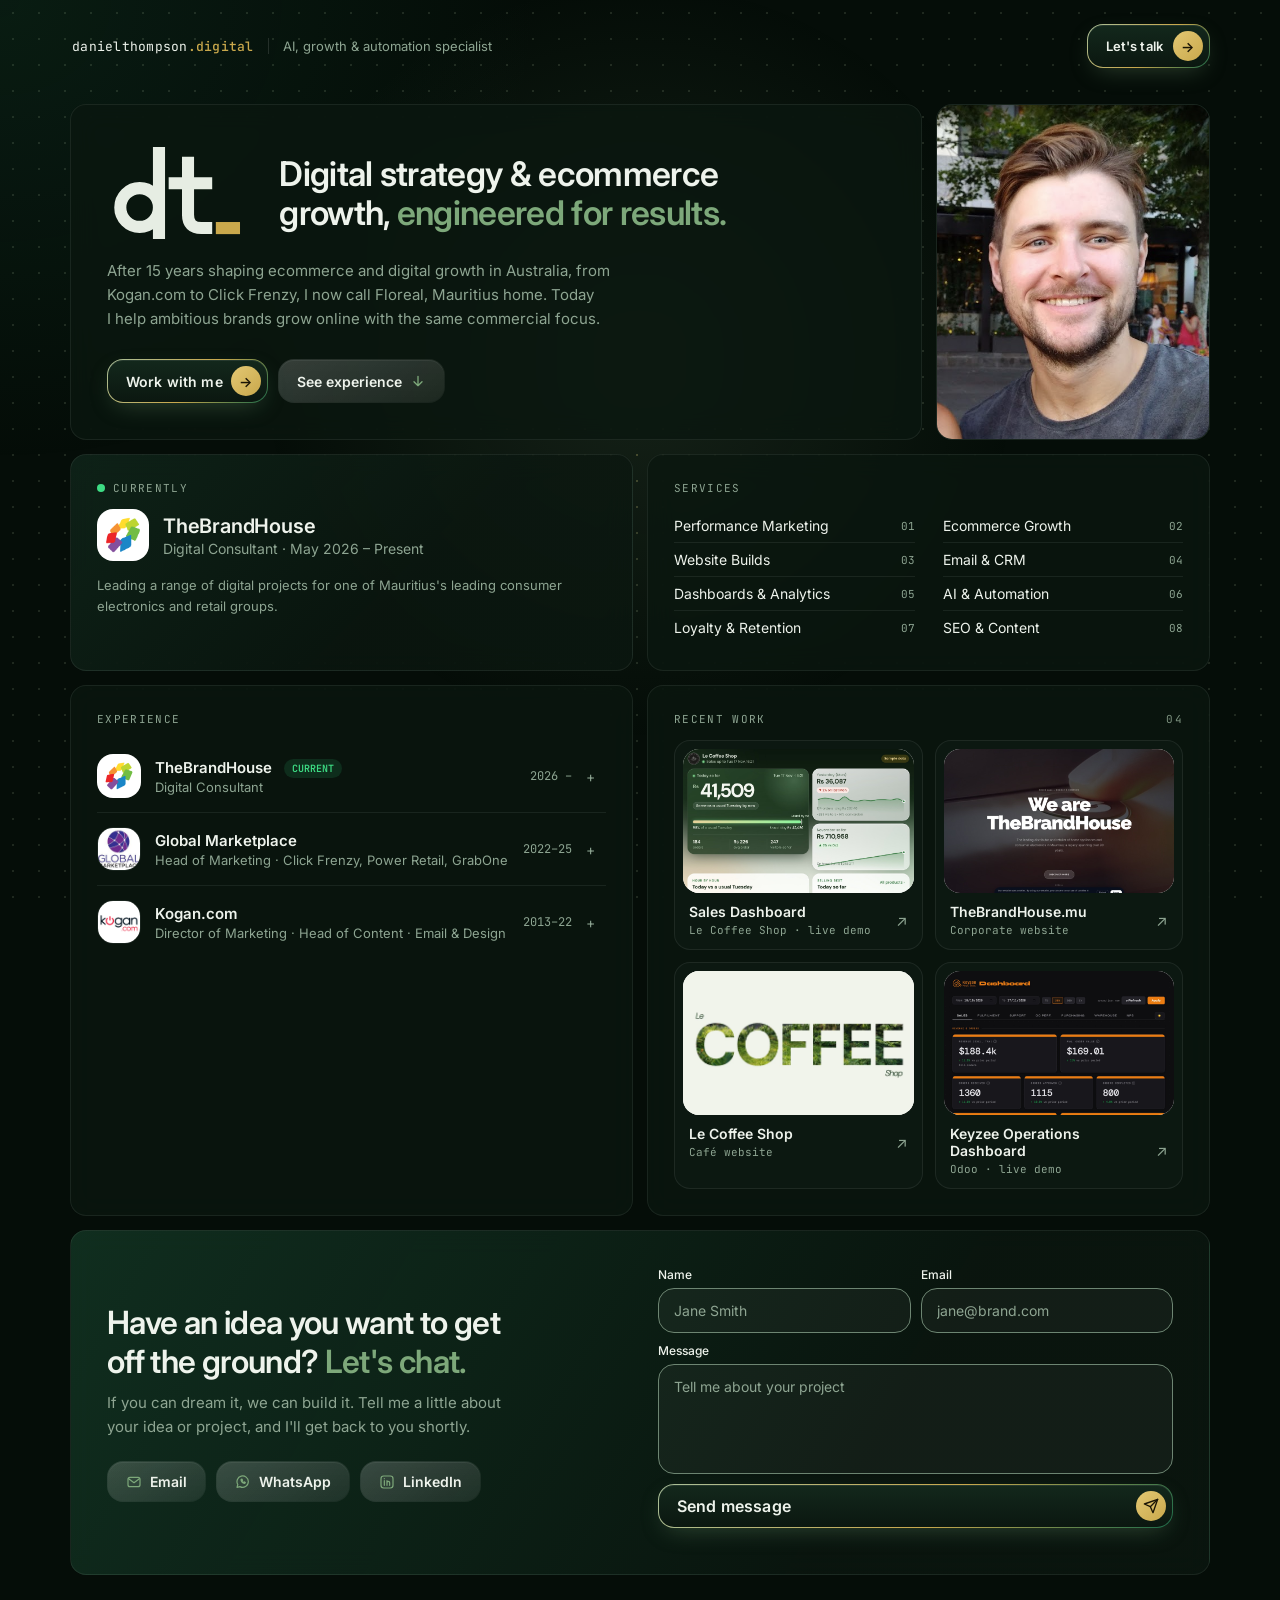
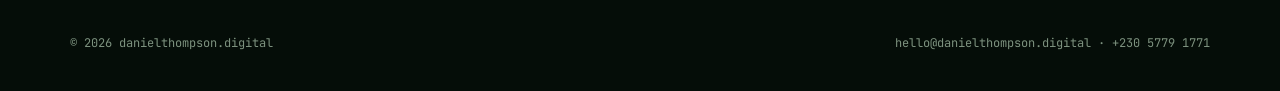
<file: index.html>
<!DOCTYPE html>
<html lang="en">
<head>
  <!-- Google tag (gtag.js) -->
  <script async src="https://www.googletagmanager.com/gtag/js?id=G-NJDC5HFNE1"></script>
  <script>
    window.dataLayer = window.dataLayer || [];
    function gtag(){dataLayer.push(arguments);}
    gtag('js', new Date());
    gtag('config', 'G-NJDC5HFNE1');
  </script>
  <script>document.documentElement.classList.add('js');</script>
  <meta charset="UTF-8" />
  <meta name="viewport" content="width=device-width, initial-scale=1.0" />
  <title>Daniel Thompson – Digital Strategy & Ecommerce Growth</title>
  <meta name="description" content="Daniel Thompson – digital strategist and ecommerce growth consultant. 15 years in Australian ecommerce (Kogan.com, Click Frenzy), now based in Floreal, Mauritius." />
  <meta name="robots" content="index, follow" />
  <meta name="theme-color" content="#050d08" />
  <link rel="canonical" href="https://danielthompson.digital/" />

  <!-- Open Graph -->
  <meta property="og:type" content="website" />
  <meta property="og:url" content="https://danielthompson.digital/" />
  <meta property="og:title" content="Daniel Thompson – Digital Strategy & Ecommerce Growth" />
  <meta property="og:description" content="15 years in Australian ecommerce and digital, now based in Floreal, Mauritius, helping brands grow online." />
  <meta property="og:image" content="https://danielthompson.digital/images/daniel-thompson-og-image.jpg" />

  <!-- Twitter Card -->
  <meta name="twitter:card" content="summary_large_image" />
  <meta name="twitter:title" content="Daniel Thompson – Digital Strategy & Ecommerce Growth" />
  <meta name="twitter:description" content="15 years in Australian ecommerce and digital, now based in Floreal, Mauritius, helping brands grow online." />
  <meta name="twitter:image" content="https://danielthompson.digital/images/daniel-thompson-og-image.jpg" />

  <!-- Favicons -->
  <link rel="icon" type="image/svg+xml" href="images/favicon_io/dt-icon.svg" />
  <link rel="icon" type="image/x-icon" href="images/favicon_io/favicon.ico" />
  <link rel="icon" type="image/png" sizes="32x32" href="images/favicon_io/favicon-32x32.png" />
  <link rel="icon" type="image/png" sizes="16x16" href="images/favicon_io/favicon-16x16.png" />
  <link rel="apple-touch-icon" sizes="180x180" href="images/favicon_io/apple-touch-icon.png" />
  <link rel="manifest" href="images/favicon_io/site.webmanifest" />

<link rel="preconnect" href="https://fonts.googleapis.com">
<link rel="preconnect" href="https://fonts.gstatic.com" crossorigin>
<link href="https://fonts.googleapis.com/css2?family=Inter:wght@400;500;600;700&family=JetBrains+Mono:wght@400;500&display=swap" rel="stylesheet">
<style>
  :root {
    --bg: #050d08;
    --tile: #0b1710;
    --tile-2: #0f1f15;
    --line: rgba(255,255,255,0.07);
    --text: #eef3ec;
    --muted: #8ea592;
    --green: #7da87a;
    --green-deep: #1e6b4a;
    --gold: #c9a84c;
    --radius: 16px;
  }
  * { box-sizing: border-box; margin: 0; padding: 0; }
  html { scroll-behavior: smooth; }
  body {
    font-family: Inter, system-ui, sans-serif;
    background: var(--bg);
    color: var(--text);
    -webkit-font-smoothing: antialiased;
    background-image:
      radial-gradient(60vmax 60vmax at 0% 0%, rgba(30,107,74,0.18), transparent 60%),
      radial-gradient(50vmax 50vmax at 100% 100%, rgba(201,168,76,0.06), transparent 60%);
    background-attachment: fixed;
  }
  a { color: inherit; text-decoration: none; }
  .mono { font-family: 'JetBrains Mono', monospace; }
  .nowrap { white-space: nowrap; }
  .sr-only { position: absolute; width: 1px; height: 1px; padding: 0; margin: -1px; overflow: hidden; clip: rect(0,0,0,0); white-space: nowrap; border: 0; }

  /* NAV */
  nav {
    position: sticky; top: 16px; z-index: 50;
    max-width: 1180px; margin: 16px auto 0; padding: 0 20px;
  }
  /* Borderless top bar: sits on the page; a soft frosted backdrop fades in once you scroll */
  .nav-inner {
    position: relative; isolation: isolate;
    display: flex; align-items: center; justify-content: space-between;
    padding: 8px 0 8px 2px;
  }
  .nav-inner::before {
    content: ''; position: absolute; inset: -4px -14px; z-index: -1; border-radius: var(--radius);
    background: rgba(5,13,8,0.72); backdrop-filter: blur(16px); -webkit-backdrop-filter: blur(16px);
    opacity: 0; transition: opacity .3s ease;
  }
  nav.scrolled .nav-inner::before { opacity: 1; }
  .logo { font-family: 'JetBrains Mono', monospace; font-size: 13px; letter-spacing: 0.02em; }
  .logo b { color: var(--gold); font-weight: 500; }
  .brand { display: flex; align-items: center; gap: 14px; min-width: 0; }
  .tagline { font-size: 13px; color: var(--muted); padding-left: 14px; border-left: 1px solid rgba(255,255,255,0.12); white-space: nowrap; overflow: hidden; text-overflow: ellipsis; }
  .nav-links { display: flex; gap: 4px; }
  .nav-links a {
    font-size: 13px; color: var(--muted); padding: 9px 16px; border-radius: var(--radius);
    transition: background .2s, color .2s;
  }
  .nav-links a:hover { background: rgba(255,255,255,0.05); color: var(--text); }
  /* Premium buttons: dark glass with a green→gold gradient edge, gold arrow, sheen on hover.
     Shared by the nav "Let's talk", "Work with me" and "Send message". */
  .nav-links a.cta, .btn-primary {
    position: relative; overflow: hidden; isolation: isolate;
    display: inline-flex; align-items: center; gap: 10px;
    padding: 6px 6px 6px 18px; color: var(--text); font-weight: 600; letter-spacing: .01em; white-space: nowrap;
    border: 1px solid transparent; border-radius: var(--radius);
    background:
      linear-gradient(180deg, #13281c, #0b1710) padding-box,
      linear-gradient(135deg, #a8bf9a, #c9a84c 55%, #1e6b4a) border-box;
    box-shadow: inset 0 1px 0 rgba(255,255,255,.08), 0 8px 24px -8px rgba(125,168,122,.35);
    transition: box-shadow .3s ease, transform .3s ease;
  }
  .nav-links a.cta::after, .btn-primary::after, .btn-ghost::after {
    content: ''; position: absolute; inset: 0; z-index: -1; pointer-events: none;
    background: linear-gradient(110deg, transparent 30%, rgba(201,168,76,.22) 50%, transparent 70%);
    transform: translateX(-120%); transition: transform .7s ease;
  }
  .cta-arrow {
    display: grid; place-items: center; flex-shrink: 0; width: 30px; height: 30px; border-radius: 50%; overflow: hidden;
    background: linear-gradient(135deg, #e3c873, #c9a84c); color: #1a1405; font-size: 14px;
    transition: transform .3s ease;
  }
  .nav-links a.cta:hover, .btn-primary:hover {
    background: linear-gradient(180deg, #173122, #0d1c13) padding-box, linear-gradient(135deg, #c4d8b6, #e3c873 55%, #2d7a55) border-box;
    box-shadow: inset 0 1px 0 rgba(255,255,255,.1), 0 10px 30px -8px rgba(201,168,76,.45); transform: translateY(-1px);
  }
  .nav-links a.cta:hover::after, .btn-primary:hover::after, .btn-ghost:hover::after { transform: translateX(120%); }
  .nav-links a.cta:hover .cta-arrow, a.btn-primary:hover .cta-arrow { transform: translateX(3px) rotate(-45deg); }
  .nav-links a.cta:focus-visible, .btn:focus-visible { outline: 2px solid #c9a84c; outline-offset: 3px; }
  .btn.btn-primary { padding: 6px 6px 6px 18px; }
  .btn-primary:disabled { opacity: .75; cursor: progress; transform: none; }

  /* GRID */
  main { max-width: 1180px; margin: 0 auto; padding: 28px 20px 60px; }
  .grid {
    display: grid;
    grid-template-columns: repeat(4, 1fr);
    grid-auto-rows: minmax(150px, auto);
    gap: 14px;
  }
  .tile {
    background: var(--tile);
    border: 1px solid var(--line);
    border-radius: var(--radius);
    padding: 26px;
    position: relative; overflow: hidden;
    transition: border-color .3s, transform .3s;
  }
  .js .tile { opacity: 0; transform: translateY(14px); }
  .js .tile.in { opacity: 1; transform: none; transition: opacity .6s ease, transform .6s ease, border-color .3s; }
  .tile:hover { border-color: rgba(125,168,122,0.3); }
  /* Spotlight that follows cursor */
  .tile::before {
    content: ''; position: absolute; inset: 0; pointer-events: none; opacity: 0;
    background: radial-gradient(400px circle at var(--mx,50%) var(--my,50%), rgba(125,168,122,0.10), transparent 40%);
    transition: opacity .3s;
  }
  .tile:hover::before { opacity: 1; }
  .label {
    font-family: 'JetBrains Mono', monospace; font-size: 11px; font-weight: 400; color: var(--muted);
    text-transform: uppercase; letter-spacing: 0.12em; margin-bottom: 14px; display: flex; align-items: center; gap: 8px;
  }

  .t-hero { grid-column: span 3; grid-row: span 2; display: flex; flex-direction: column; justify-content: space-between; padding: 36px; }
  .t-photo { grid-column: span 1; grid-row: span 2; padding: 0; }
  .t-now { grid-column: span 2; }
  .t-exp { grid-column: span 2; grid-row: span 2; }
  .t-work { grid-column: span 2; grid-row: span 2; display: flex; flex-direction: column; }
  .t-services { grid-column: span 2; grid-row: span 1; }
  .t-contact { grid-column: span 4; }

  /* HERO */
  .hero-head { display: flex; align-items: center; gap: 32px; }
  .hero-mark { height: 104px; width: auto; aspect-ratio: 58 / 43; flex-shrink: 0; overflow: visible; }
  .hero-title { font-size: 34px; font-weight: 600; letter-spacing: -0.02em; line-height: 1.15; max-width: 620px; }
  .hero-title em { font-style: normal; color: var(--green); }
  .hero-sub { color: var(--muted); font-size: 15px; line-height: 1.6; max-width: 520px; margin-top: 14px; }
  .hero-actions { display: flex; gap: 10px; margin-top: 28px; flex-wrap: wrap; }
  .btn { display: inline-flex; align-items: center; gap: 8px; padding: 12px 20px; border-radius: var(--radius); font-size: 14px; font-weight: 600; }
  /* Secondary: quiet glass, the gradient edge appears on hover */
  .btn-ghost {
    position: relative; overflow: hidden; isolation: isolate; color: var(--text);
    padding: 11px 18px; border: 1px solid transparent;
    background: linear-gradient(180deg, rgba(255,255,255,.05), rgba(255,255,255,.02)) padding-box, linear-gradient(135deg, rgba(255,255,255,.14), rgba(255,255,255,.06)) border-box;
    box-shadow: inset 0 1px 0 rgba(255,255,255,.06);
    transition: background .3s ease, transform .3s ease, box-shadow .3s ease;
  }
  .btn-ghost:hover {
    background: linear-gradient(180deg, rgba(255,255,255,.07), rgba(255,255,255,.03)) padding-box, linear-gradient(135deg, #a8bf9a, #c9a84c 55%, #1e6b4a) border-box;
    box-shadow: inset 0 1px 0 rgba(255,255,255,.08), 0 8px 22px -10px rgba(125,168,122,.4); transform: translateY(-1px);
  }
  .btn-ghost svg { width: 16px; height: 16px; flex-shrink: 0; color: var(--green); transition: color .3s, transform .3s; }
  .btn-ghost:hover svg { color: #e3c873; }
  .btn-ghost .down { transition: transform .3s; }
  .btn-ghost:hover .down { transform: translateY(2px); color: #e3c873; }

  .t-photo img { width: 100%; height: 100%; object-fit: cover; display: block; filter: saturate(0.9); transition: transform .6s; }
  .t-photo:hover img { transform: scale(1.04); }
  .photo-caption { display: none; }
  .dot { width: 8px; height: 8px; border-radius: 50%; background: #3ddc84; box-shadow: 0 0 0 0 rgba(61,220,132,.6); animation: pulse 2s 3; flex-shrink: 0; }
  @keyframes pulse { 0% { box-shadow: 0 0 0 0 rgba(61,220,132,.55);} 70% { box-shadow: 0 0 0 9px rgba(61,220,132,0);} 100% { box-shadow: 0 0 0 0 rgba(61,220,132,0);} }

  /* NOW */
  .t-now { background: linear-gradient(135deg, #10251a, #0b1710 60%); }
  .now-row { display: flex; align-items: center; gap: 14px; }
  .now-logo { width: 52px; height: 52px; border-radius: var(--radius); background: #fff; padding: 7px; object-fit: contain; flex-shrink: 0; }
  .now-co { font-size: 20px; font-weight: 600; letter-spacing: -0.01em; }
  .now-role { color: var(--muted); font-size: 14px; margin-top: 2px; }
  .now-desc { color: var(--muted); font-size: 13px; line-height: 1.6; margin-top: 14px; }


  /* EXPERIENCE */
  .exp-list { display: flex; flex-direction: column; }
  details { border-top: 1px solid var(--line); }
  details:first-child { border-top: none; }
  summary {
    list-style: none; cursor: pointer; display: grid; grid-template-columns: 44px 1fr auto 20px; align-items: center; gap: 14px; padding: 14px 0;
  }
  summary::-webkit-details-marker { display: none; }
  .exp-logo { width: 44px; height: 44px; border-radius: var(--radius); object-fit: cover; border: 1px solid var(--line); }
  .exp-logo-light { background: #fff; padding: 6px; object-fit: contain; }
  .exp-co { font-weight: 600; font-size: 15px; }
  .exp-role { color: var(--muted); font-size: 13px; margin-top: 2px; }
  .exp-yrs { font-family: 'JetBrains Mono', monospace; font-size: 12px; color: var(--muted); }
  .chev { color: var(--muted); transition: transform .3s; font-size: 14px; }
  details[open] .chev { transform: rotate(45deg); color: var(--green); }
  .exp-body { padding: 0 0 18px 58px; }
  .exp-body li { color: var(--muted); font-size: 13.5px; line-height: 1.6; margin-left: 16px; margin-bottom: 4px; }
  .exp-body li::marker { color: var(--green-deep); }
  .badge-now { font-family: 'JetBrains Mono', monospace; font-size: 10px; background: rgba(61,220,132,.12); color: #3ddc84; padding: 3px 8px; border-radius: var(--radius); margin-left: 8px; vertical-align: middle; }

  /* CLOCK */
  /* WORK GALLERY */
  .label .count { margin-left: auto; color: #7d927f; }
  .gallery { display: grid; grid-template-columns: 1fr 1fr; gap: 12px; }
  .work { display: flex; flex-direction: column; gap: 10px; padding: 8px 8px 12px; border-radius: var(--radius); border: 1px solid var(--line); background: rgba(255,255,255,0.02); transition: border-color .25s, background .25s; }
  a.work:hover { border-color: rgba(125,168,122,0.35); background: rgba(30,107,74,0.08); }
  .work-shot { position: relative; aspect-ratio: 16 / 10; border-radius: var(--radius); overflow: hidden; background: #fff; }
  .work-img { position: absolute; inset: 0; background-size: cover; background-position: top center; transition: transform .6s ease; }
  a.work:hover .work-img { transform: scale(1.04); }
  .work-meta { display: flex; justify-content: space-between; align-items: center; gap: 10px; padding: 0 6px; }
  .work-title { font-size: 14px; font-weight: 600; color: var(--text); }
  .work-tag { font-family: 'JetBrains Mono', monospace; font-size: 11px; color: var(--muted); margin-top: 3px; }
  .work-arrow { color: var(--muted); font-size: 15px; transition: color .25s, transform .25s; }
  a.work:hover .work-arrow { color: var(--green); transform: translate(2px, -2px); }

  /* SERVICES */
  .t-services ul { list-style: none; display: grid; grid-template-columns: 1fr 1fr; column-gap: 28px; }
  .t-services li { font-size: 14px; display: flex; justify-content: space-between; align-items: center; padding: 8px 0; border-bottom: 1px solid var(--line); transition: color .2s, padding .2s; }
  .t-services li:nth-last-child(-n+2) { border: none; }
  .t-services li:hover { color: var(--green); padding-left: 4px; }
  .t-services li span { color: var(--muted); font-family: 'JetBrains Mono', monospace; font-size: 11px; }

  /* CONTACT */
  .t-contact { display: grid; grid-template-columns: 1fr 1fr; gap: 36px; align-items: center; padding: 36px; background: linear-gradient(120deg, #123322, #0b1710 70%); }
  .contact-sub { color: var(--muted); font-size: 15px; line-height: 1.6; margin: 10px 0 22px; max-width: 420px; }
  .contact-form { display: grid; grid-template-columns: 1fr 1fr; gap: 10px; }
  .contact-form input, .contact-form textarea { background: rgba(255,255,255,0.04); border: 1px solid #6d8572; border-radius: var(--radius); padding: 13px 15px; color: var(--text); font: inherit; font-size: 14px; outline: none; transition: border-color .2s; }
  .contact-form input::placeholder, .contact-form textarea::placeholder { color: #8ea592; }
  .field { display: flex; flex-direction: column; gap: 6px; }
  .field-wide { grid-column: span 2; }
  .field label { font-size: 12px; font-weight: 500; color: var(--text); }
  .contact-form input:focus, .contact-form textarea:focus { border-color: var(--green); }
  .contact-form textarea { height: 110px; resize: none; }
  .contact-form button { grid-column: span 2; justify-content: space-between; cursor: pointer; font: inherit; font-weight: 600; padding: 7px 7px 7px 20px; }
  .form-status { grid-column: span 2; font-size: 14px; }
  /* Paper plane: on hover it flies off up-right, then glides back in from bottom-left, on a loop */
  .send-btn .plane svg { width: 16px; height: 16px; }
  .send-btn .plane svg { display: block; }
  .send-btn:hover .plane svg, .send-btn:focus-visible .plane svg { animation: plane-loop 1.6s cubic-bezier(.45,0,.25,1) infinite; }
  .send-btn.sending .plane svg { animation: plane-loop .9s cubic-bezier(.45,0,.25,1) infinite; }
  @keyframes plane-loop {
    0%   { transform: translate(0, 0) rotate(0deg); opacity: 1; }
    35%  { transform: translate(26px, -26px) rotate(-8deg); opacity: 0; }
    36%  { transform: translate(-26px, 26px) rotate(8deg); opacity: 0; }
    70%  { transform: translate(0, 0) rotate(0deg); opacity: 1; }
    100% { transform: translate(0, 0) rotate(0deg); opacity: 1; }
  }
  .form-success { color: #3ddc84; font-weight: 600; }
  .contact-title { font-size: 32px; font-weight: 600; letter-spacing: -0.02em; }
  .contact-title span { color: var(--green); white-space: nowrap; }
  .hero-title, .contact-title, .hero-sub, .contact-sub { text-wrap: balance; }
  .contact-links { display: flex; gap: 10px; flex-wrap: wrap; }
  .contact-links .btn { white-space: nowrap; }

  footer a { color: inherit; text-decoration: none; }
  footer a:hover { color: var(--muted); }
  footer { max-width: 1180px; margin: 0 auto; padding: 0 20px 40px; display: flex; justify-content: space-between; color: #7d927f; font-size: 12px; font-family: 'JetBrains Mono', monospace; }

  @media (max-width: 960px) {
    .grid { grid-template-columns: repeat(2, 1fr); }
    .t-hero, .t-exp, .t-work, .t-contact, .t-now { grid-column: span 2; }
    .t-photo { grid-column: span 2; grid-row: span 1; height: auto; display: grid; grid-template-columns: 76px 1fr; align-items: center; gap: 4px; padding: 16px 18px; }
    .t-photo img { width: 64px; height: 64px; border-radius: 50%; object-position: 50% 22%; box-shadow: 0 0 0 2px #7da87a; }
    .t-photo:hover img { transform: none; }
    .photo-caption { display: flex; flex-direction: column; gap: 4px; padding: 0; font-size: 13px; color: var(--muted); line-height: 1.4; }
    .photo-caption .loc { display: inline-flex; align-items: center; gap: 6px; }
    .photo-caption .flag { width: 18px; height: 12px; border-radius: 2px; box-shadow: 0 0 0 1px rgba(255,255,255,.15); flex-shrink: 0; }
    .photo-caption strong { font-size: 17px; font-weight: 600; color: var(--text); margin-bottom: 2px; }
    .t-services { grid-column: span 2; }
    .hero-title { font-size: 26px; }
    .hero-head { flex-direction: column; align-items: flex-start; gap: 22px; }
    .hero-mark { height: 72px; }
    .t-contact { grid-template-columns: 1fr; padding: 28px; }
  }
  @media (max-width: 720px) {
    .brand { flex-direction: column; align-items: flex-start; gap: 3px; }
    .tagline { font-size: 11px; padding-left: 0; border-left: none; white-space: normal; }
  }
  @media (max-width: 520px) {
    .t-services { grid-column: span 2; padding: 20px; }
    .t-services ul { grid-template-columns: 1fr; }
    .t-services li:nth-last-child(2) { border-bottom: 1px solid var(--line); }
    .gallery { grid-template-columns: 1fr; }
    summary { grid-template-columns: 40px 1fr 20px; }
    .exp-yrs { display: none; }
    .exp-body { padding-left: 0; }
    .contact-form { grid-template-columns: 1fr; }
    .contact-links { display: grid; grid-template-columns: repeat(3, 1fr); gap: 8px; }
    footer { flex-direction: column; gap: 6px; }
    footer a { color: inherit; }
    .contact-links .btn { justify-content: center; padding: 11px 8px; font-size: 13px; gap: 6px; }
    .field-wide, .contact-form button, .form-status { grid-column: span 1; }
  }

  @media (max-width: 400px) {
    .tile { padding: 20px; }
    .t-hero { padding: 24px; }
    .hero-title { font-size: 24px; }
    .contact-title { font-size: 25px; }
    .badge-now { padding: 2px 6px; margin-left: 6px; }
    .contact-links .btn svg { display: none; }
    .footer-sep, .foot-sep { display: none; }
    footer > span:last-child { display: flex; flex-direction: column; gap: 4px; }
  }
  @media (prefers-reduced-motion: reduce) {
    *, *::before, *::after { animation: none !important; transition: none !important; }
    .js .tile { opacity: 1; transform: none; }
    html { scroll-behavior: auto; }
  }
  /* Moving background layer (behind everything) */
  .bg { position: fixed; inset: 0; z-index: -1; overflow: hidden; pointer-events: none; }
  body { background-image: none !important; }
  @media (prefers-reduced-motion: reduce) { .bg *, .bg::before { animation: none !important; } }
  /* Let the movement glow faintly through the tiles */
  .tile { background-color: rgba(11,23,16,.8); }
  .t-now { background: linear-gradient(135deg, rgba(16,37,26,.85), rgba(11,23,16,.8) 60%); }
  .t-contact { background: linear-gradient(120deg, rgba(18,51,34,.88), rgba(11,23,16,.8) 70%); }
  @media (min-width: 961px) { .tile { backdrop-filter: blur(14px); -webkit-backdrop-filter: blur(14px); } }

  .bg { background: radial-gradient(70vmax 60vmax at 0% 0%, rgba(30,107,74,.16), transparent 60%); }
  .bg .dots { position: absolute; inset: 0; background-image: radial-gradient(rgba(168,191,154,.16) 1px, transparent 1.4px); background-size: 26px 26px; }
  .bg .glow { position: absolute; width: 70vmax; height: 70vmax; left: 50%; top: 40%; margin: -35vmax 0 0 -35vmax; border-radius: 50%;
    background: radial-gradient(circle, rgba(125,168,122,.14), transparent 60%); animation: breathe 9s ease-in-out infinite, wander 40s ease-in-out infinite alternate; }
  .bg .reveal { position: absolute; inset: 0; background-image: radial-gradient(rgba(201,168,76,.55) 1px, transparent 1.5px); background-size: 26px 26px;
    -webkit-mask-image: radial-gradient(30vmax 30vmax at var(--x,50%) var(--y,40%), #000, transparent 70%); mask-image: radial-gradient(30vmax 30vmax at var(--x,50%) var(--y,40%), #000, transparent 70%);
    opacity: .5; animation: breatheo 9s ease-in-out infinite; }
  @keyframes breathe { 0%,100% { transform: scale(.85); opacity: .7; } 50% { transform: scale(1.1); opacity: 1; } }
  @keyframes breatheo { 0%,100% { opacity: .25; } 50% { opacity: .6; } }
  @keyframes wander { to { left: 30%; top: 65%; } }
</style>
</head>
<body>
<div class="bg" aria-hidden="true"><span class="dots"></span><span class="glow"></span><span class="reveal"></span></div>

<nav>
  <div class="nav-inner">
    <div class="brand">
      <a href="#" class="logo">danielthompson<b>.digital</b></a>
      <span class="tagline">AI, growth &amp; automation specialist</span>
    </div>
    <div class="nav-links">
      <a href="#contact" class="cta"><span>Let's talk</span><span class="cta-arrow" aria-hidden="true">→</span></a>
    </div>
  </div>
</nav>

<main>
  <div class="grid">

    <!-- HERO -->
    <section class="tile t-hero">
      <div>
        <div class="hero-head">
          <svg xmlns="http://www.w3.org/2000/svg" class="hero-mark" viewBox="3 10 58 43" width="140" height="104" overflow="visible" role="img" aria-label="dt logo">
  <circle cx="16.5" cy="37.5" r="8" fill="none" stroke="#e6ede3" stroke-width="5"/>
  <path d="M24.5 15 V48" stroke="#e6ede3" stroke-width="5" stroke-linecap="square"/>
  <path d="M36.5 19 V40.5 Q36.5 46 42 46 H44" fill="none" stroke="#e6ede3" stroke-width="5" stroke-linecap="square"/>
  <path d="M31 27.5 H44" stroke="#e6ede3" stroke-width="5" stroke-linecap="square"/>
  <rect x="48" y="43.5" width="10" height="5" fill="#c9a84c"><animate attributeName="opacity" values="1;1;0;0" dur="1.1s" repeatCount="4"/></rect></svg>
          <h1 class="hero-title">Digital strategy &amp; ecommerce growth, <em>engineered for results.</em></h1>
        </div>
        <p class="hero-sub">After 15 years shaping ecommerce and digital growth in Australia, from Kogan.com to Click Frenzy, I now call Floreal, Mauritius home. Today I help ambitious brands grow online with the same commercial focus.</p>
      </div>
      <div class="hero-actions">
        <a href="#contact" class="btn btn-primary"><span>Work with me</span><span class="cta-arrow" aria-hidden="true">→</span></a>
        <a href="#experience" class="btn btn-ghost"><span>See experience</span><svg class="down" viewBox="0 0 24 24" fill="none" stroke="currentColor" stroke-width="2" stroke-linecap="round" stroke-linejoin="round" aria-hidden="true"><path d="M12 5v14M6 13l6 6 6-6"/></svg></a>
      </div>
    </section>

    <!-- PHOTO -->
    <section class="tile t-photo">
      <img src="images/dt-headshot2.png" alt="Daniel Thompson">
      <div class="photo-caption"><strong>Daniel Thompson</strong><span>Over 15 years in online retail and digital</span><span class="loc">Located in Floreal, Mauritius <svg class="flag" viewBox="0 0 24 16" aria-hidden="true"><rect width="24" height="4" fill="#EA2839"/><rect y="4" width="24" height="4" fill="#1A206D"/><rect y="8" width="24" height="4" fill="#FFD500"/><rect y="12" width="24" height="4" fill="#00A551"/></svg></span></div>
    </section>

    <!-- NOW -->
    <section class="tile t-now">
      <h2 class="label"><span class="dot" aria-hidden="true"></span> Currently</h2>
      <div class="now-row">
        <img class="now-logo" src="images/tbh-dtdl.png" alt="TheBrandHouse">
        <div>
          <div class="now-co">TheBrandHouse</div>
          <div class="now-role">Digital Consultant · <span class="nowrap">May 2026 – Present</span></div>
        </div>
      </div>
      <p class="now-desc">Leading a range of digital projects for one of Mauritius's leading consumer electronics and retail groups.</p>
    </section>

    <!-- STATS -->

    <!-- SERVICES -->
    <section class="tile t-services" id="services">
      <h2 class="label">Services</h2>
      <ul>
        <li>Performance Marketing <span>01</span></li>
        <li>Ecommerce Growth <span>02</span></li>
        <li>Website Builds <span>03</span></li>
        <li>Email &amp; CRM <span>04</span></li>
        <li>Dashboards &amp; Analytics <span>05</span></li>
        <li>AI &amp; Automation <span>06</span></li>
        <li>Loyalty &amp; Retention <span>07</span></li>
        <li>SEO &amp; Content <span>08</span></li>
      </ul>
    </section>

    <!-- EXPERIENCE -->
    <section class="tile t-exp" id="experience">
      <h2 class="label">Experience</h2>
      <div class="exp-list">
        <details>
          <summary>
            <img class="exp-logo exp-logo-light" src="images/tbh-dtdl.png" alt="">
            <div><div class="exp-co">TheBrandHouse <span class="badge-now">CURRENT</span></div><div class="exp-role">Digital Consultant</div></div>
            <div class="exp-yrs">2026 –</div>
            <div class="chev" aria-hidden="true">+</div>
          </summary>
          <div class="exp-body"><ul>
            <li>Ecommerce development across the Galaxy.mu brand</li>
            <li>Designing internal systems that streamline efficiency and productivity</li>
            <li>Leading performance marketing and loyalty initiatives that grow and retain customers</li>
          </ul></div>
        </details>
        <details>
          <summary>
            <img class="exp-logo" src="images/global-marketplace.jpeg" alt="">
            <div><div class="exp-co">Global Marketplace</div><div class="exp-role">Head of Marketing · Click Frenzy, Power Retail, GrabOne</div></div>
            <div class="exp-yrs">2022–25</div>
            <div class="chev" aria-hidden="true">+</div>
          </summary>
          <div class="exp-body"><ul>
            <li>Led marketing for Australia's premier ecommerce sale event across TV, DOOH, radio, Meta, TikTok &amp; Google</li>
            <li>Built a multi-year co-branded partnership with PayPal</li>
            <li>New WordPress site lifted display ad revenue by 56%</li>
            <li>Rebuilt the Braze recommendation engine with AI for one-to-one personalisation</li>
          </ul></div>
        </details>
        <details>
          <summary>
            <img class="exp-logo" src="images/kgn-dtdl.jpg" alt="">
            <div><div class="exp-co">Kogan.com</div><div class="exp-role">Director of Marketing · Head of Content · Email &amp; Design</div></div>
            <div class="exp-yrs">2013–22</div>
            <div class="chev" aria-hidden="true">+</div>
          </summary>
          <div class="exp-body"><ul>
            <li>Led a 30+ person team across performance, CRM and digital strategy</li>
            <li>Grew Kogan First to 300,000+ paid subscribers ($10M+ revenue)</li>
            <li>Managed a $70M marketing budget</li>
            <li>Grew active customers by 80%+</li>
          </ul></div>
        </details>
      </div>
    </section>

    <!-- WORK GALLERY -->
    <section class="tile t-work" id="work">
      <h2 class="label">Recent work <span class="count" aria-hidden="true">04</span></h2>
      <div class="gallery">
        <a class="work" href="work/lcs-ceo-dashboard.html"><div class="work-shot"><div class="work-img" style="background-image:url(images/work/lcs-ceo-dashboard.jpg);background-position:center" role="img" aria-label="Le Coffee Shop sales dashboard showing sample figures"></div></div><div class="work-meta"><div><div class="work-title">Sales Dashboard</div><div class="work-tag">Le Coffee Shop · live demo</div></div><span class="work-arrow" aria-hidden="true">↗</span></div></a>
        <a class="work" href="https://www.thebrandhouse.mu/" target="_blank" rel="noopener"><div class="work-shot"><div class="work-img" style="background-image:url(images/work/thebrandhouse-mu.jpg);background-position:top center" role="img" aria-label="TheBrandHouse.mu homepage"></div></div><div class="work-meta"><div><div class="work-title">TheBrandHouse.mu</div><div class="work-tag">Corporate website</div></div><span class="work-arrow" aria-hidden="true">↗</span></div><span class="sr-only"> (opens in new tab)</span></a>
        <a class="work" href="https://lecoffee.shop/" target="_blank" rel="noopener"><div class="work-shot"><div class="work-img" style="background-image:url(images/work/le-coffee-shop.jpg);background-position:center" role="img" aria-label="Le Coffee Shop homepage"></div></div><div class="work-meta"><div><div class="work-title">Le Coffee Shop</div><div class="work-tag">Café website</div></div><span class="work-arrow" aria-hidden="true">↗</span></div><span class="sr-only"> (opens in new tab)</span></a>
        <a class="work" href="work/keyzee-dashboard/"><div class="work-shot"><div class="work-img" style="background-image:url(images/work/keyzee-dashboard.jpg);background-position:top center" role="img" aria-label="Keyzee operations dashboard showing dummy figures"></div></div><div class="work-meta"><div><div class="work-title">Keyzee Operations Dashboard</div><div class="work-tag">Odoo · live demo</div></div><span class="work-arrow" aria-hidden="true">↗</span></div></a>
      </div>
    </section>


    <!-- CONTACT -->
    <section class="tile t-contact" id="contact">
      <div>
        <div class="contact-title">Have an idea you want to get off the ground? <span>Let's chat.</span></div>
        <p class="contact-sub">If you can dream it, we can build it. Tell me a little about your idea or project, and I'll get back to you shortly.</p>
        <div class="contact-links">
          <a class="btn btn-ghost" href="mailto:hello@danielthompson.digital" title="hello@danielthompson.digital"><svg viewBox="0 0 24 24" fill="none" stroke="currentColor" stroke-width="1.8" stroke-linecap="round" stroke-linejoin="round" aria-hidden="true"><rect x="3" y="5" width="18" height="14" rx="3"/><path d="m4 7 8 6 8-6"/></svg><span>Email</span><span class="sr-only"> hello@danielthompson.digital</span></a>
          <a class="btn btn-ghost" href="https://wa.me/23057791771" target="_blank" rel="noopener"><svg viewBox="0 0 24 24" fill="none" stroke="currentColor" stroke-width="1.8" stroke-linecap="round" stroke-linejoin="round" aria-hidden="true"><path d="M20 11.5a8.5 8.5 0 0 1-12.6 7.4L3 20l1.2-4.2A8.5 8.5 0 1 1 20 11.5Z"/><path d="M9 8.5c.2 2.6 2.4 5 5.5 5.6l1-1.3-1.8-1-1 .8c-1-.4-1.8-1.2-2.2-2.2l.8-1-1-1.8Z"/></svg><span>WhatsApp</span><span class="sr-only"> (opens in new tab)</span></a>
          <a class="btn btn-ghost" href="https://www.linkedin.com/in/danieltnthompson/" target="_blank" rel="noopener"><svg viewBox="0 0 24 24" fill="none" stroke="currentColor" stroke-width="1.8" stroke-linecap="round" stroke-linejoin="round" aria-hidden="true"><rect x="3" y="3" width="18" height="18" rx="4"/><path d="M8 10v7M8 7v.01M12 17v-4a2 2 0 0 1 4 0v4M12 10v7"/></svg><span>LinkedIn</span><span class="sr-only"> (opens in new tab)</span></a>
        </div>
      </div>
      <form action="https://formspree.io/f/xlgwrkel" method="POST" id="contact-form" class="contact-form">
        <div class="field"><label for="cf-name">Name</label><input id="cf-name" type="text" name="name" autocomplete="name" placeholder="Jane Smith" required></div>
        <div class="field"><label for="cf-email">Email</label><input id="cf-email" type="email" name="email" autocomplete="email" placeholder="jane@brand.com" required></div>
        <div class="field field-wide"><label for="cf-message">Message</label><textarea id="cf-message" name="message" placeholder="Tell me about your project" required></textarea></div>
        <button type="submit" class="btn btn-primary send-btn"><span class="send-label">Send message</span><span class="cta-arrow plane" aria-hidden="true"><svg viewBox="0 0 24 24" width="18" height="18" fill="none" stroke="currentColor" stroke-width="2" stroke-linecap="round" stroke-linejoin="round"><path d="M22 2 11 13"/><path d="M22 2 15 22 11 13 2 9z"/></svg></span></button>
        <p class="form-status" id="form-status" role="status"></p>
      </form>
    </section>

  </div>
</main>

<footer><span>© 2026 danielthompson.digital</span><span><a href="mailto:hello@danielthompson.digital">hello@danielthompson.digital</a><span class="foot-sep"> · </span><span class="nowrap">+230 5779 1771</span></span></footer>

<script>
  // Background: the gold dot glow drifts toward the pointer (desktop only)
  if (matchMedia('(pointer: fine)').matches && !matchMedia('(prefers-reduced-motion: reduce)').matches) {
    const bgEl = document.querySelector('.bg'); let tx = 50, ty = 40, cx = 50, cy = 40;
    addEventListener('mousemove', e => { tx = e.clientX / innerWidth * 100; ty = e.clientY / innerHeight * 100; }, { passive: true });
    (function ease() { cx += (tx - cx) * 0.04; cy += (ty - cy) * 0.04; bgEl.style.setProperty('--x', cx + '%'); bgEl.style.setProperty('--y', cy + '%'); requestAnimationFrame(ease); })();
  }

  // Top bar: frosted backdrop appears once the page scrolls
  const navEl = document.querySelector('nav');
  const onScroll = () => navEl.classList.toggle('scrolled', window.scrollY > 8);
  window.addEventListener('scroll', onScroll, { passive: true }); onScroll();

  // Experience: keep only one entry open so the tile stays compact
  const dets = document.querySelectorAll('.t-exp details');
  dets.forEach(d => d.addEventListener('toggle', () => { if (d.open) dets.forEach(o => { if (o !== d) o.open = false; }); }));


  // Contact form → Formspree, with GA4 lead event on success
  const form = document.getElementById('contact-form');
  const status = document.getElementById('form-status');
  form.addEventListener('submit', e => {
    e.preventDefault();
    const btn = form.querySelector('button');
    const label = btn.querySelector('.send-label');
    btn.disabled = true; btn.classList.add('sending'); label.textContent = 'Sending…'; status.textContent = '';
    fetch(form.action, { method: 'POST', body: new FormData(form), headers: { 'Accept': 'application/json' } })
      .then(r => {
        if (!r.ok) throw new Error('Request failed');
        form.innerHTML = '<p class="form-status form-success">✓ Thanks for your message, I\'ll get back to you shortly!</p>';
        if (typeof gtag === 'function') gtag('event', 'generate_lead', { event_category: 'contact', event_label: 'contact_form' });
      })
      .catch(() => {
        btn.disabled = false; btn.classList.remove('sending'); label.textContent = 'Send message';
        status.textContent = 'Something went wrong. Please email hello@danielthompson.digital instead.';
      });
  });

  // Cursor spotlight on tiles
  document.querySelectorAll('.tile').forEach(t => {
    t.addEventListener('mousemove', e => {
      const r = t.getBoundingClientRect();
      t.style.setProperty('--mx', (e.clientX - r.left) + 'px');
      t.style.setProperty('--my', (e.clientY - r.top) + 'px');
    });
  });

  // Staggered reveal
  const io = new IntersectionObserver(entries => entries.forEach(e => { if (e.isIntersecting) { const t = e.target; t.classList.add('in'); io.unobserve(t); setTimeout(() => t.style.transitionDelay = '', 1400); } }), { threshold: 0.1 });
  document.querySelectorAll('.tile').forEach((t, i) => { t.style.transitionDelay = (i * 60) + 'ms'; io.observe(t); });
</script>
</body>
</html>
</file>
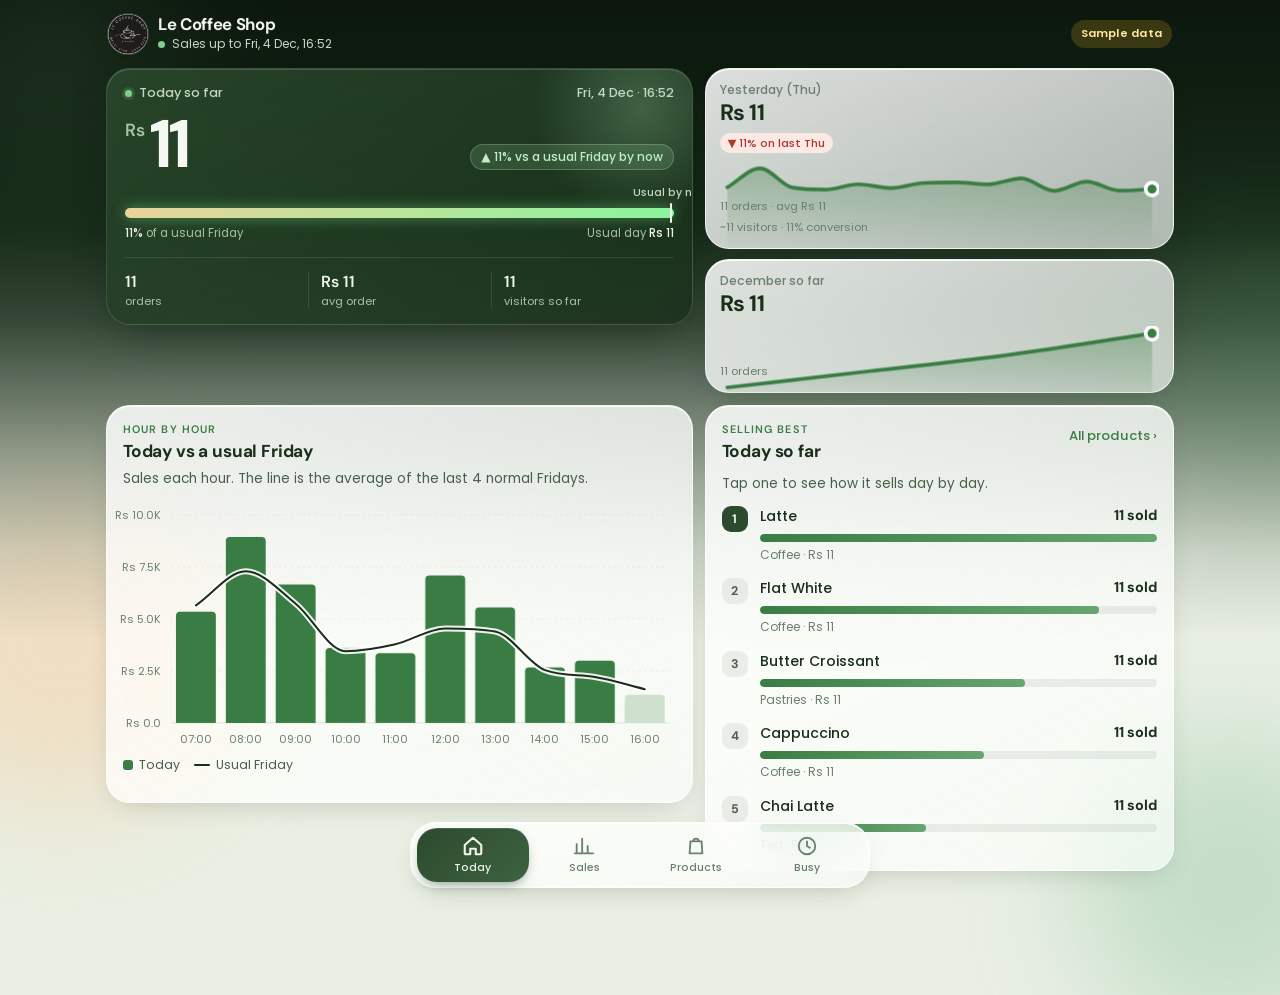
<file: work/lcs-dashboard/index.html>
<!doctype html>
<html lang="en">
<head>
  <meta charset="utf-8" />
  <meta name="viewport" content="width=device-width, initial-scale=1, viewport-fit=cover" />
  <meta name="theme-color" content="#0b170d" />
  <title>Le Coffee Shop · Sales</title>
  <link rel="preconnect" href="https://fonts.googleapis.com" />
  <link rel="preconnect" href="https://fonts.gstatic.com" crossorigin />
  <link href="https://fonts.googleapis.com/css2?family=DM+Sans:opsz,wght@9..40,400;9..40,500;9..40,700&family=Poppins:wght@400;500;600&display=swap" rel="stylesheet" />
  <meta name="robots" content="noindex" />
  <script>
    // Portfolio demo: there's no server here. Anything that would call the dashboard's
    // own API (Ask, recap, sync, notifications, uploads) gets a polite "off in this demo".
    (function () {
      var realFetch = window.fetch.bind(window);
      var off = { error: "This is a demo with sample data, so Ask Claude and other live features are switched off. In the real dashboard, Claude answers questions about the café's sales." };
      window.fetch = function (input, init) {
        var url = typeof input === "string" ? input : input.url;
        if (/(^|\/)api\//.test(url)) {
          var quiet = /api\/(day-summary|push)/.test(url);
          return Promise.resolve(new Response(JSON.stringify(quiet ? {} : off), { status: quiet ? 200 : 503, headers: { "Content-Type": "application/json" } }));
        }
        return realFetch(input, init);
      };
    })();
  </script>
  <link rel="stylesheet" href="css/styles.css" />
  <link rel="icon" type="image/png" href="img/favicon.png" />
  <link rel="apple-touch-icon" href="img/apple-touch-icon.png" />
  <meta name="apple-mobile-web-app-capable" content="yes" />
  <meta name="mobile-web-app-capable" content="yes" />
  <meta name="apple-mobile-web-app-title" content="LC Sales" />
  <meta name="apple-mobile-web-app-status-bar-style" content="black-translucent" />
</head>
<body class="dash sk-on" data-tab="today">
  <!-- The backdrop: deep moss at the top fading into linen, with soft colour behind the glass -->
  <div class="backdrop" aria-hidden="true"><i></i><i></i><i></i><i></i></div>

  <header class="topbar">
    <div class="brand">
      <img class="brand-logo" src="img/logo-round.png" alt="" width="40" height="40">
      <div class="brand-text">
        <h1 id="shop-name">Le Coffee Shop</h1>
        <p class="updated"><span class="live-dot" aria-hidden="true"></span><span id="updated">Loading sales…</span></p>
      </div>
    </div>
    <div class="tab-title" id="tab-title-wrap">
      <h1 id="tab-title"></h1>
      <p id="tab-sub"></p>
    </div>
    <div class="top-actions">
      <span class="badge" id="source-badge" hidden>Sample data</span>
      <div class="top-links" id="cloud-links" hidden>
        <button type="button" class="glass-btn" id="ask-open" aria-label="Ask Claude about the sales" title="Ask Claude about the sales">
          <svg viewBox="0 0 24 24" width="18" height="18" fill="none" stroke="currentColor" stroke-width="2" stroke-linecap="round" stroke-linejoin="round" aria-hidden="true"><path d="M12 3l1.9 5.1L19 10l-5.1 1.9L12 17l-1.9-5.1L5 10l5.1-1.9zM19 15l.8 2.2L22 18l-2.2.8L19 21l-.8-2.2L16 18l2.2-.8zM5 2l.6 1.4L7 4l-1.4.6L5 6l-.6-1.4L3 4l1.4-.6z"/></svg>
        </button>
        <button type="button" class="glass-btn" id="sync" aria-label="Fetch latest">
          <svg viewBox="0 0 24 24" width="18" height="18" fill="none" stroke="currentColor" stroke-width="2" stroke-linecap="round" stroke-linejoin="round" aria-hidden="true"><path d="M20 11a8 8 0 1 0-2.3 5.7M20 4v7h-7"/></svg>
        </button>
      </div>
    </div>
  </header>

  <main>
    <p class="error" id="error" hidden></p>
    <p class="notice" id="notice" hidden></p>

    <!-- ===================== Today ===================== -->
    <section class="panel" id="panel-today" data-panel="today" aria-label="Today">
      <div class="notify-nudge" id="notify-nudge" role="region" aria-label="Notifications" hidden>
        <svg viewBox="0 0 24 24" width="18" height="18" fill="none" stroke="currentColor" stroke-width="2" stroke-linecap="round" stroke-linejoin="round" aria-hidden="true"><path d="M6 8a6 6 0 0 1 12 0c0 7 3 9 3 9H3s3-2 3-9M10.3 21a1.94 1.94 0 0 0 3.4 0"/></svg>
        <p id="notify-nudge-text">Get the day's sales on this phone each evening.</p>
        <button type="button" class="nudge-on" id="notify-nudge-on">Turn on</button>
        <button type="button" class="notify-nudge-close" id="notify-nudge-close" aria-label="Not now">×</button>
      </div>

      <section class="glass dark headline" aria-labelledby="kpi-today-title">
        <div class="hl-label">
          <span><span class="live-dot" aria-hidden="true"></span><span id="kpi-today-title">Today so far</span></span>
          <span id="kpi-today-when" class="sk">Mon 16 Nov · 12:00</span>
        </div>
        <div class="hl-top">
          <p class="hl-num"><span class="cur" id="kpi-today-cur" aria-hidden="true"></span><span id="kpi-today" class="sk">00,000</span></p>
          <p class="hl-chip" id="kpi-today-change" hidden></p>
        </div>
        <div class="hl-bar" id="kpi-today-bar" hidden>
          <div class="hl-track">
            <div class="hl-fill" id="kpi-today-fill"></div>
            <div class="hl-tick" id="kpi-today-tick" hidden><span>Usual by now</span></div>
          </div>
          <div class="hl-legend"><span id="kpi-today-progress"></span><span id="kpi-today-usual"></span></div>
          <p class="hl-note" id="kpi-today-note" hidden></p>
        </div>
        <div class="hl-stats" id="kpi-today-stats"><div><strong class="sk">000</strong><span class="sk">orders</span></div><div><strong class="sk">000</strong><span class="sk">orders</span></div><div><strong class="sk">000</strong><span class="sk">orders</span></div></div>

        <!-- After the evening notification: how the day went, written by Claude -->
        <div class="hl-recap" id="day-summary" hidden>
          <div class="ai-writing" id="ai-writing" role="status" hidden>
            <p class="ai-writing-head"><span class="ai-orb" aria-hidden="true"><svg viewBox="0 0 24 24"><path d="M12 3l1.9 5.1L19 10l-5.1 1.9L12 17l-1.9-5.1L5 10l5.1-1.9zM19 15l.8 2.2L22 18l-2.2.8L19 21l-.8-2.2L16 18l2.2-.8z"/></svg></span><span>Claude is writing today's recap<span class="dots" aria-hidden="true"><i>.</i><i>.</i><i>.</i></span></span></p>
            <span class="ai-line" style="--w: 100%"></span><span class="ai-line" style="--w: 94%"></span><span class="ai-line" style="--w: 58%"></span>
          </div>
          <p class="day-summary-trend" id="day-summary-trend" hidden></p>
          <p class="day-summary-cheer" id="day-summary-cheer" hidden></p>
          <p class="day-summary-text" id="day-summary-text"></p>
          <ul class="day-summary-alerts" id="day-summary-alerts" hidden></ul>
        </div>
        <footer class="hl-foot" id="hl-foot" hidden>
          <span class="hl-by" id="day-summary-by"><span class="spark-tile" aria-hidden="true"><svg viewBox="0 0 24 24"><path d="M12 3l1.9 5.1L19 10l-5.1 1.9L12 17l-1.9-5.1L5 10l5.1-1.9zM19 15l.8 2.2L22 18l-2.2.8L19 21l-.8-2.2L16 18l2.2-.8z"/></svg></span><span id="day-summary-by-text">Ask Claude</span></span>
          <button type="button" class="hl-ask" id="today-ask">Ask a question</button>
        </footer>
      </section>

      <div class="duo">
        <article class="glass tile">
          <h2 id="kpi-yesterday-title">Yesterday</h2>
          <p class="tile-value" id="kpi-yesterday"><span class="sk">Rs 00,000</span></p>
          <p class="tile-chip" id="kpi-yesterday-change"></p>
          <div class="tile-spark" id="kpi-yesterday-visual"></div>
          <p class="tile-detail" id="kpi-yesterday-detail"></p>
          <p class="tile-detail" id="kpi-yesterday-visitors" hidden></p>
        </article>
        <article class="glass tile">
          <h2 id="kpi-month-title">This month so far</h2>
          <p class="tile-value" id="kpi-month"><span class="sk">Rs 000,000</span></p>
          <p class="tile-chip" id="kpi-month-change"></p>
          <div class="tile-spark" id="kpi-month-visual"></div>
          <p class="tile-detail" id="kpi-month-detail"></p>
        </article>
      </div>

      <section class="card glass" id="today-hours-card" hidden>
        <div class="card-head">
          <div>
            <p class="eyebrow">Hour by hour</p>
            <h2 id="today-hours-title">Today vs a usual day</h2>
            <p class="muted" id="today-hours-sub"></p>
          </div>
        </div>
        <div class="plot" id="today-hours-chart"></div>
        <ul class="legend chart-key">
          <li><span class="key key-bar"></span><span id="today-hours-key">Today</span></li>
          <li><span class="key key-line"></span><span id="today-hours-key-usual">Usual day</span></li>
        </ul>
      </section>

      <section class="card glass" id="today-best-card" hidden>
        <div class="card-head">
          <div>
            <p class="eyebrow">Selling best</p>
            <h2 id="today-best-title">Today so far</h2>
          </div>
          <button type="button" class="link-button" id="today-best-more">All products ›</button>
        </div>
        <p class="muted card-note" id="today-best-note"></p>
        <div id="today-best"></div>
      </section>
    </section>

    <!-- The period for Sales, Products and Busy: sticks to the top while scrolling -->
    <div class="period-sentinel" id="period-sentinel" aria-hidden="true"></div>
    <div class="period-wrap" id="period-wrap">
      <div class="pseg" role="group" aria-label="Time period" id="period">
        <button type="button" data-preset="today">Today</button>
        <button type="button" data-preset="week">Week</button>
        <button type="button" data-preset="month">Month</button>
        <button type="button" data-preset="30" aria-pressed="true">30D</button>
        <button type="button" data-preset="90">90D</button>
        <button type="button" class="pseg-cal" id="period-more" aria-label="More periods and dates" aria-expanded="false" aria-controls="custom-range">
          <svg viewBox="0 0 24 24" width="17" height="17" fill="none" stroke="currentColor" stroke-width="2" stroke-linecap="round" stroke-linejoin="round" aria-hidden="true"><path d="M4 5h16v16H4zM4 9h16M8 3v4M16 3v4"/></svg>
        </button>
      </div>
      <div class="custom-range" id="custom-range" hidden>
        <div class="chips" role="group" aria-label="More periods" id="period-extra">
          <button type="button" data-preset="yesterday">Yesterday</button>
          <button type="button" data-preset="7">7 days</button>
          <button type="button" data-preset="all">All</button>
          <button type="button" data-preset="custom">Pick dates</button>
        </div>
        <div class="range-fields" id="range-fields" hidden>
          <label>From <input type="date" id="range-from"></label>
          <label>To <input type="date" id="range-to"></label>
          <label class="wide">Whole month
            <select id="range-month"><option value="">Choose…</option></select>
          </label>
        </div>
      </div>
      <p class="period-label"><span id="period-label"></span><span id="period-days"></span></p>
    </div>

    <!-- ===================== Sales ===================== -->
    <section class="panel" id="panel-sales" data-panel="sales" aria-label="Sales" hidden>
      <section class="glass dark feature" id="sales-feature">
        <p class="eyebrow" id="sales-feature-label">Sales</p>
        <p class="feature-big"><span class="cur" id="sales-cur" aria-hidden="true"></span><span id="sales-total" class="sk">00,000</span></p>
        <p class="hl-chip" id="sales-change" hidden></p>
        <div class="feature-spark" id="sales-spark"></div>
        <div class="feature-stats" id="summary"><div><strong class="sk">000</strong><span class="sk">orders</span></div><div><strong class="sk">000</strong><span class="sk">orders</span></div><div><strong class="sk">000</strong><span class="sk">orders</span></div></div>
      </section>

      <section class="card glass" id="daily-card">
        <div class="card-head">
          <div>
            <p class="eyebrow">Daily</p>
            <h2>Sales over time</h2>
            <p class="muted">Each day's sales. The line smooths out the ups and downs.</p>
          </div>
        </div>
        <div class="plot" id="daily-chart"></div>
        <ul class="legend chart-key">
          <li><span class="key key-bar"></span>Daily sales</li>
          <li><span class="key key-line"></span>7-day average</li>
        </ul>
        <details>
          <summary>Show as a table</summary>
          <table id="daily-table"></table>
        </details>
      </section>

      <section class="card glass" id="weekly-card">
        <div class="card-head">
          <div>
            <p class="eyebrow">Trend</p>
            <h2>Week by week</h2>
            <p class="muted">Sales for each week (Mon–Sun), with at least the 8 weeks up to the period's end. Tap a bar for the change from the week before.</p>
          </div>
        </div>
        <div class="plot" id="weekly-chart"></div>
        <details>
          <summary>Show as a table</summary>
          <table id="weekly-table"></table>
        </details>
      </section>

      <section class="card glass" id="payments-card">
        <div class="card-head">
          <div>
            <p class="eyebrow">Payments</p>
            <h2>How customers paid</h2>
          </div>
        </div>
        <p class="muted card-note" id="payments-note"></p>
        <div id="payments"></div>
      </section>
    </section>

    <!-- ===================== Products ===================== -->
    <section class="panel" id="panel-products" data-panel="products" aria-label="Products" hidden>
      <section class="glass dark feature" id="products-feature" hidden>
        <p class="eyebrow" id="products-feature-label">Top seller</p>
        <p class="feature-big feature-name" id="products-top">–</p>
        <p class="hl-chip" id="products-top-detail"></p>
        <div class="feature-stats" id="products-stats"></div>
      </section>

      <section class="card glass" id="product-card" hidden>
        <div class="card-head">
          <div>
            <p class="eyebrow">Products</p>
            <h2>Products over time</h2>
            <p class="muted">Search for products to see how they sell day by day. Pick up to 5 to compare them.</p>
          </div>
          <div class="card-head-controls">
            <div class="segmented small" role="group" aria-label="Show products" id="product-view" hidden>
              <button type="button" data-view="combined" aria-pressed="true">Combined</button>
              <button type="button" data-view="compare">Compare</button>
            </div>
            <div class="segmented small" role="group" aria-label="Show product" id="product-by">
              <button type="button" data-by="quantity" aria-pressed="true">Number sold</button>
              <button type="button" data-by="revenue">Sales</button>
            </div>
          </div>
        </div>
        <input type="search" class="product-search" id="product-search" placeholder="Add a product, e.g. cappuccino" autocomplete="off" autocorrect="off" autocapitalize="off" spellcheck="false" enterkeyhint="search" aria-label="Product" role="combobox" aria-autocomplete="list" aria-controls="product-suggestions" aria-expanded="false">
        <ul class="product-suggestions" id="product-suggestions" role="listbox" aria-label="Matching products" hidden></ul>
        <ul class="product-chips" id="product-chips" aria-label="Chosen products" hidden></ul>
        <p class="muted card-note" id="product-note"></p>
        <div class="plot" id="product-chart"></div>
        <ul class="legend chart-key" id="product-legend" hidden>
          <li><span class="key key-bar"></span><span id="product-legend-bar">Sold per day</span></li>
          <li><span class="key key-line"></span>7-day average</li>
        </ul>
        <details id="product-details" hidden>
          <summary>Show as a table</summary>
          <table id="product-table"></table>
        </details>
      </section>

      <div class="card-grid">
        <section class="card glass" id="best-card">
          <div class="card-head">
            <div>
              <p class="eyebrow">Products</p>
              <h2>Best sellers</h2>
            </div>
            <div class="segmented small" role="group" aria-label="Rank best sellers by" id="best-by">
              <button type="button" data-by="quantity" aria-pressed="true">Number sold</button>
              <button type="button" data-by="revenue">Sales</button>
            </div>
          </div>
          <p class="muted card-note" id="best-note"></p>
          <div id="best-sellers"></div>
        </section>

        <section class="card glass" id="slow-card">
          <div class="card-head">
            <div>
              <p class="eyebrow">Products</p>
              <h2>Slow sellers</h2>
            </div>
            <div class="segmented small" role="group" aria-label="Rank slow sellers by" id="slow-by">
              <button type="button" data-by="quantity" aria-pressed="true">Number sold</button>
              <button type="button" data-by="revenue">Sales</button>
            </div>
          </div>
          <p class="muted card-note" id="slow-note"></p>
          <div id="slow-sellers"></div>
          <h3 class="sub-head" id="unsold-head" hidden></h3>
          <p class="muted card-note" id="unsold-note" hidden></p>
          <ul class="unsold-list" id="unsold"></ul>
          <button type="button" class="quiet-button" id="unsold-more" hidden></button>
        </section>

        <section class="card glass" id="category-card">
          <div class="card-head">
            <div>
              <p class="eyebrow">Products</p>
              <h2>Sales by category</h2>
            </div>
          </div>
          <p class="muted card-note" id="category-note"></p>
          <div id="categories"></div>
        </section>
      </div>
    </section>

    <!-- ===================== Busy times ===================== -->
    <section class="panel" id="panel-busy" data-panel="busy" aria-label="Busy times" hidden>
      <section class="glass dark feature" id="busy-feature" hidden>
        <p class="eyebrow" id="busy-feature-label">Busiest day</p>
        <p class="feature-big feature-name" id="busy-top">–</p>
        <p class="hl-chip" id="busy-top-detail"></p>
        <div class="feature-stats" id="busy-stats"></div>
      </section>

      <div class="card-grid">
        <section class="card glass" id="weekday-card">
          <div class="card-head">
            <div>
              <p class="eyebrow">Rhythm</p>
              <h2>Busiest days</h2>
              <p class="muted">Average sales on each day of the week.</p>
            </div>
          </div>
          <div class="plot" id="weekday-chart"></div>
          <p class="chart-note" id="weekday-note"></p>
        </section>

        <section class="card glass" id="hours-card">
          <div class="card-head">
            <div>
              <p class="eyebrow">Rhythm</p>
              <h2>Busy hours</h2>
              <p class="muted">Average orders per hour.</p>
            </div>
            <div class="segmented small" role="group" aria-label="Days" id="hours-kind">
              <button type="button" data-kind="weekday" aria-pressed="true">Weekdays</button>
              <button type="button" data-kind="weekend">Weekends</button>
            </div>
          </div>
          <div class="plot" id="hours-chart"></div>
          <p class="chart-note" id="hours-note"></p>
        </section>

        <section class="card glass" id="visitors-card" hidden>
          <div class="card-head">
            <div>
              <p class="eyebrow">Door counter</p>
              <h2>Visitors by hour</h2>
              <p class="muted" id="visitors-sub">People coming in each hour. Approximate: staff in aprons are left out, but a few staff may still be counted.</p>
            </div>
          </div>
          <div class="plot" id="visitors-chart"></div>
          <ul class="legend chart-key" id="visitors-legend" hidden>
            <li><span class="key key-bar"></span>Visitors</li>
            <li><span class="key key-line"></span>Orders</li>
          </ul>
          <p class="chart-note" id="visitors-note"></p>
        </section>
      </div>
    </section>

    <!-- ===================== Tools ===================== -->
    <section class="panel" id="panel-tools" data-panel="tools" aria-label="Shop tools" hidden>
      <section class="card glass status-card" id="status-card" hidden>
        <p class="eyebrow">Shop PC</p>
        <div class="status-main">
          <span class="orb" id="counter-orb" aria-hidden="true"></span>
          <div>
            <h2 id="counter-title">Door counter</h2>
            <p class="muted" id="counter-detail"></p>
          </div>
        </div>
        <div class="status-grid" id="status-grid"></div>
      </section>

      <section class="card glass" id="recon-card" hidden>
        <p class="eyebrow">Reports</p>
        <h2>Cash summary workbook</h2>
        <p class="muted card-sub">Pick a month and it downloads. NOT OK days are listed at the top, and it can be run mid-month.</p>
        <form class="recon-box" id="recon" hidden>
          <label for="recon-month" class="sr-only">Month</label>
          <input type="month" id="recon-month" class="field" required />
          <label class="file-button recon-previous">
            <input type="file" id="recon-previous" accept=".xlsx" />
            <svg viewBox="0 0 24 24" width="18" height="18" fill="none" stroke="currentColor" stroke-width="2" stroke-linecap="round" stroke-linejoin="round" aria-hidden="true"><path d="M14 3H6v18h12V7zM14 3v4h4M9 13h6M9 17h6"/></svg>
            <span id="recon-previous-name">Add last month's workbook (optional)</span>
          </label>
          <p class="muted recon-hint">The finished copy, with the banking filled in, carries its outstanding cash over to "Outstanding prv month".</p>
          <button type="submit" class="primary-button" id="recon-download">Download</button>
          <p class="muted" id="recon-status" role="status" hidden></p>
        </form>
      </section>

      <section class="card glass" id="notify-card" hidden>
        <p class="eyebrow">This phone</p>
        <h2>Notifications</h2>
        <div class="list">
          <button type="button" class="list-row notify-button" id="notify" aria-pressed="false">
            <span class="list-icon"><svg viewBox="0 0 24 24" width="18" height="18" fill="none" stroke="currentColor" stroke-width="2" stroke-linecap="round" stroke-linejoin="round" aria-hidden="true"><path d="M6 8a6 6 0 0 1 12 0c0 7 3 9 3 9H3s3-2 3-9M10.3 21a1.94 1.94 0 0 0 3.4 0"/></svg></span>
            <span class="list-text"><span id="notify-label">Get the day's sales each evening</span><small>7pm Monday to Saturday, 2pm on Sunday</small></span>
            <span class="switch" aria-hidden="true"></span>
          </button>
          <button type="button" class="list-row" id="notify-test" hidden>
            <span class="list-icon"><svg viewBox="0 0 24 24" width="18" height="18" fill="none" stroke="currentColor" stroke-width="2" stroke-linecap="round" stroke-linejoin="round" aria-hidden="true"><path d="M22 2L11 13M22 2l-7 20-4-9-9-4z"/></svg></span>
            <span class="list-text">Send a test<small>Today's sales so far, straight away</small></span>
            <span class="chev" aria-hidden="true">›</span>
          </button>
        </div>
        <p class="notify-status muted" id="notify-status" role="status" hidden></p>
      </section>

      <section class="card glass" id="data-card">
        <p class="eyebrow">Data</p>
        <h2>Uploads &amp; data</h2>
        <div class="list">
          <a class="list-row" href="upload.html" id="upload-link" hidden>
            <span class="list-icon"><svg viewBox="0 0 24 24" width="18" height="18" fill="none" stroke="currentColor" stroke-width="2" stroke-linecap="round" stroke-linejoin="round" aria-hidden="true"><path d="M12 16V4M6 10l6-6 6 6M4 20h16"/></svg></span>
            <span class="list-text">Upload older exports<small>New figures come from CuisineIQ automatically</small></span>
            <span class="chev" aria-hidden="true">›</span>
          </a>
          <details class="list-details about">
            <summary class="list-row">
              <span class="list-icon"><svg viewBox="0 0 24 24" width="18" height="18" fill="none" stroke="currentColor" stroke-width="2" stroke-linecap="round" stroke-linejoin="round" aria-hidden="true"><path d="M12 3a9 9 0 1 0 0 18 9 9 0 0 0 0-18zM12 8h.01M11 12h1v5h1"/></svg></span>
              <span class="list-text">About this data<small id="files-count"></small></span>
              <span class="chev" aria-hidden="true">›</span>
            </summary>
            <ul id="files"></ul>
          </details>
          <a class="list-row" href="/logout" id="signout" hidden>
            <span class="list-icon"><svg viewBox="0 0 24 24" width="18" height="18" fill="none" stroke="currentColor" stroke-width="2" stroke-linecap="round" stroke-linejoin="round" aria-hidden="true"><path d="M9 21H5a2 2 0 0 1-2-2V5a2 2 0 0 1 2-2h4M16 17l5-5-5-5M21 12H9"/></svg></span>
            <span class="list-text">Sign out<small>You'll need the PIN to get back in</small></span>
            <span class="chev" aria-hidden="true">›</span>
          </a>
        </div>
      </section>

      <section class="card glass missing" id="missing-card" hidden>
        <p class="eyebrow">Coming later</p>
        <h2>Not in these exports</h2>
        <p class="muted">CuisineIQ's exports only give daily or period totals, so these can't be shown yet:</p>
        <ul id="missing-list"></ul>
        <p class="muted">They need an export (or API) with one row per item sold, including the time and payment type.</p>
      </section>
    </section>
  </main>

  <nav class="tabbar glass" aria-label="Sections">
    <a href="#today" class="tab" data-tab="today" aria-current="page">
      <svg viewBox="0 0 24 24" aria-hidden="true"><path d="M3 11l9-8 9 8v9a1 1 0 0 1-1 1h-5v-6h-6v6H4a1 1 0 0 1-1-1z"/></svg>Today
    </a>
    <a href="#sales" class="tab" data-tab="sales">
      <svg viewBox="0 0 24 24" aria-hidden="true"><path d="M4 20V10M10 20V4M16 20v-8M22 20H2"/></svg>Sales
    </a>
    <a href="#products" class="tab" data-tab="products">
      <svg viewBox="0 0 24 24" aria-hidden="true"><path d="M6 7h12l1 13H5zM9 7a3 3 0 0 1 6 0"/></svg>Products
    </a>
    <a href="#busy" class="tab" data-tab="busy">
      <svg viewBox="0 0 24 24" aria-hidden="true"><path d="M12 3a9 9 0 1 0 0 18 9 9 0 0 0 0-18zM12 7v5l3 2"/></svg>Busy
    </a>
  </nav>

  <!-- Ask Claude: a search-style box drops in at the top and the dashboard blurs behind it -->
  <div class="ask" id="ask" role="dialog" aria-modal="true" aria-label="Ask about the sales" hidden>
    <div class="ask-dim" id="ask-dim"></div>
    <div class="ask-spot">
      <div class="ask-row">
        <form class="ask-field" id="ask-form">
          <span class="spark-tile" aria-hidden="true"><svg viewBox="0 0 24 24"><path d="M12 3l1.9 5.1L19 10l-5.1 1.9L12 17l-1.9-5.1L5 10l5.1-1.9zM19 15l.8 2.2L22 18l-2.2.8L19 21l-.8-2.2L16 18l2.2-.8z"/></svg></span>
          <input id="ask-input" type="text" maxlength="500" autocomplete="off" enterkeyhint="send" placeholder="Ask about sales…" aria-label="Your question" required>
          <button type="button" class="ask-clear" id="ask-clear" aria-label="Clear" hidden>×</button>
          <button type="submit" class="ask-send" id="ask-send" aria-label="Ask">
            <svg viewBox="0 0 24 24" width="18" height="18" fill="none" stroke="currentColor" stroke-width="2.2" stroke-linecap="round" stroke-linejoin="round" aria-hidden="true"><path d="M12 19V5M6 11l6-6 6 6"/></svg>
          </button>
        </form>
        <button type="button" class="ask-cancel" id="ask-close">Cancel</button>
      </div>

      <div class="ask-panel" id="ask-ideas">
        <p class="ask-lab">Suggestions</p>
        <div id="ask-suggestions"></div>
        <p class="ask-lab" id="ask-recent-lab" hidden>Recent</p>
        <div id="ask-recent"></div>
      </div>

      <div class="ask-thread" id="ask-thread"></div>
      <div class="ask-related" id="ask-related" hidden></div>
    </div>
  </div>

  <script src="js/demo-kpis.js?v=4"></script>
  <script type="module" src="js/dashboard.js?v=4"></script>
</body>
</html>
</file>
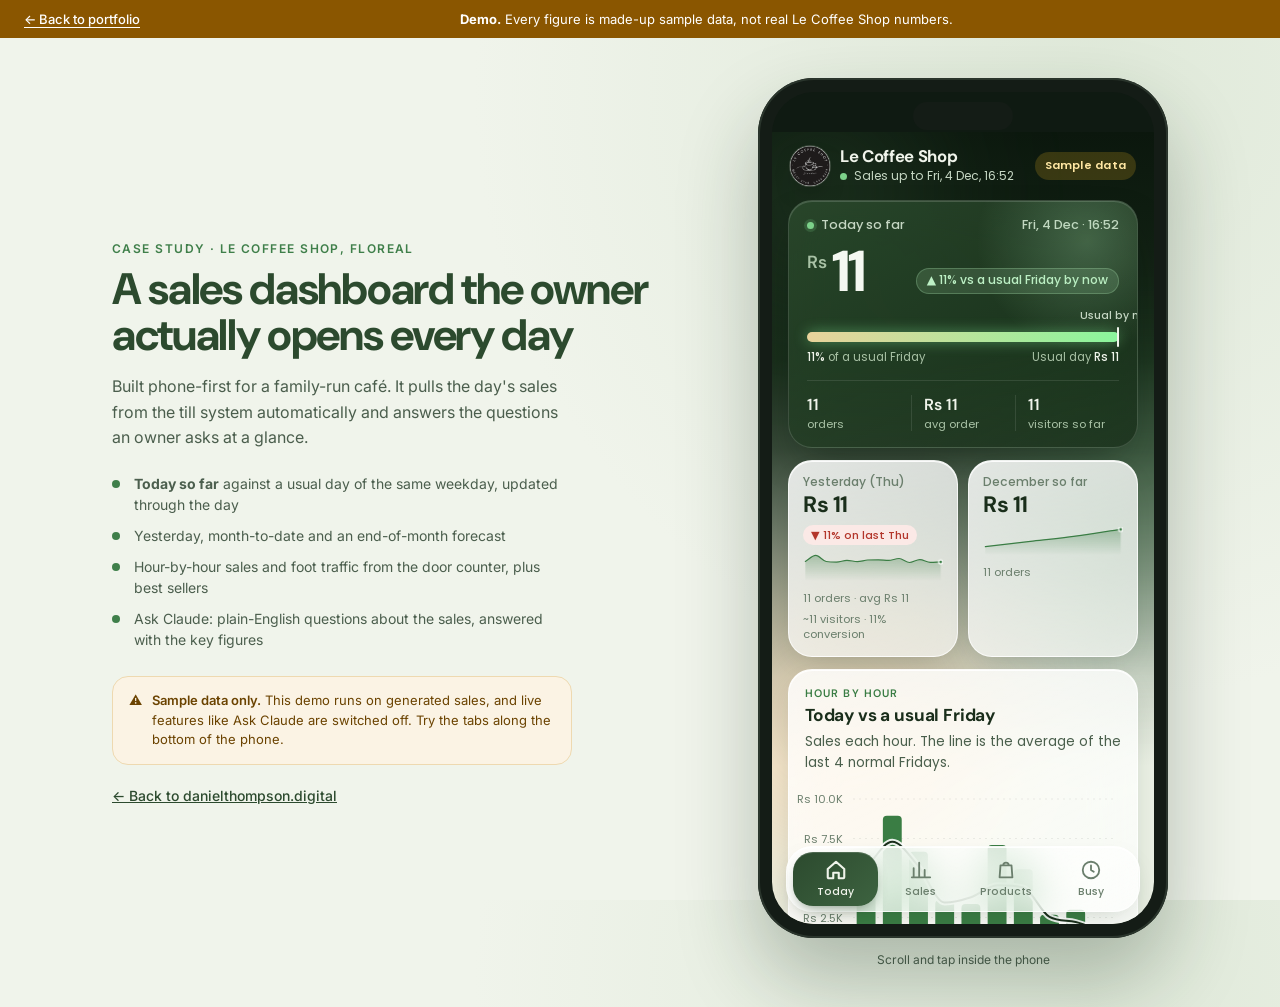
<file: work/lcs-ceo-dashboard.html>
<!DOCTYPE html>
<html lang="en">
<head>
<meta charset="UTF-8" />
<meta name="viewport" content="width=device-width, initial-scale=1.0" />
<title>Le Coffee Shop · Sales dashboard (demo) — danielthompson.digital</title>
<meta name="description" content="A phone-first sales dashboard built for Le Coffee Shop, Floreal. Interactive demo with sample data. By Daniel Thompson." />
<meta name="robots" content="noindex" />
<link rel="icon" type="image/svg+xml" href="../images/favicon_io/dt-icon.svg" />
<link rel="preconnect" href="https://fonts.googleapis.com">
<link rel="preconnect" href="https://fonts.gstatic.com" crossorigin>
<link href="https://fonts.googleapis.com/css2?family=DM+Sans:opsz,wght@9..40,400;9..40,500;9..40,700&family=Inter:wght@400;500;600&display=swap" rel="stylesheet">
<style>
  :root { --moss: #2C4A2E; --moss-dark: #13261a; --linen: #F0F4EB; --ink: #1A2E1B; --ink-2: #4B5E4D; --amber: #8A5600; --radius: 16px; }
  * { box-sizing: border-box; margin: 0; padding: 0; }
  html, body { height: 100%; }
  body { font-family: Inter, system-ui, sans-serif; color: var(--ink); background: radial-gradient(80vmax 80vmax at 85% 10%, #dfe9d9, var(--linen) 60%); -webkit-font-smoothing: antialiased; }
  a { color: inherit; }

  .demo-bar { position: sticky; top: 0; z-index: 10; display: flex; align-items: center; gap: 16px; padding: 10px 24px; background: var(--amber); color: #fff; font-size: 13px; line-height: 1.4; }
  .demo-bar p { flex: 1; text-align: center; }
  .demo-bar a { color: #fff; font-weight: 500; text-underline-offset: 3px; white-space: nowrap; }
  .demo-bar a:focus-visible { outline: 2px solid #fff; outline-offset: 2px; }

  .stage { min-height: calc(100% - 42px); max-width: 1120px; margin: 0 auto; padding: 40px 32px; display: grid; grid-template-columns: 1fr auto; gap: 72px; align-items: center; }
  .intro .eyebrow { font-size: 12px; font-weight: 600; letter-spacing: .12em; text-transform: uppercase; color: #3F7F4A; }
  .intro h1 { font-family: 'DM Sans', sans-serif; font-weight: 700; font-size: 44px; line-height: 1.05; letter-spacing: -0.03em; color: var(--moss); margin-top: 10px; }
  .intro p.lead { font-size: 16px; line-height: 1.6; color: var(--ink-2); margin-top: 16px; max-width: 460px; }
  .intro ul { list-style: none; margin-top: 22px; display: grid; gap: 10px; max-width: 460px; }
  .intro li { font-size: 14px; line-height: 1.5; color: var(--ink-2); padding-left: 22px; position: relative; }
  .intro li::before { content: ''; position: absolute; left: 0; top: 7px; width: 8px; height: 8px; border-radius: 50%; background: #3F7F4A; }
  .notice { margin-top: 26px; display: flex; gap: 10px; align-items: flex-start; max-width: 460px; padding: 14px 16px; border-radius: var(--radius); background: #FBF3E4; border: 1px solid #EED9B0; color: #6B4300; font-size: 13px; line-height: 1.5; }
  .notice strong { font-weight: 600; }
  .back { display: inline-block; margin-top: 22px; font-size: 14px; font-weight: 500; color: var(--moss); }

  /* Phone frame */
  .phone { width: 410px; height: 860px; padding: 14px; border-radius: 56px; background: #141c16; box-shadow: 0 40px 80px rgba(26,46,27,.28), 0 0 0 2px #2a352c inset; position: relative; }
  .phone::before { content: ''; position: absolute; top: 24px; left: 50%; transform: translateX(-50%); width: 100px; height: 28px; border-radius: 16px; background: #141c16; z-index: 2; }
  .screen { width: 382px; height: 832px; border-radius: 42px; overflow: hidden; background: #0f1a12; padding-top: 40px; }
  .phone iframe { width: 100%; height: 100%; border: 0; display: block; background: #0f1a12; }
  .hint { text-align: center; font-size: 12px; color: var(--ink-2); margin-top: 14px; }

  @media (max-width: 900px) {
    /* On phones, skip the frame: the dashboard fills the screen under the banner */
    .demo-bar { flex-direction: column; gap: 4px; padding: 10px 14px; }
    .demo-bar p { text-align: left; order: -1; }
    .demo-bar a { align-self: flex-start; }
    .stage { display: block; padding: 0; max-width: none; min-height: 0; }
    .intro, .hint { display: none; }
    .phone { width: 100%; height: calc(100dvh - 76px); padding: 0; border-radius: 0; box-shadow: none; background: none; }
    .phone::before { display: none; }
    .screen { width: 100%; height: 100%; border-radius: 0; padding-top: 0; }
  }
</style>
</head>
<body>
<div class="demo-bar" role="note">
  <a href="../#work">← Back to portfolio</a>
  <p><strong>Demo.</strong> Every figure is made-up sample data, not real Le Coffee Shop numbers.</p>
</div>

<main class="stage">
  <section class="intro">
    <div class="eyebrow">Case study · Le Coffee Shop, Floreal</div>
    <h1>A sales dashboard the owner actually opens every day</h1>
    <p class="lead">Built phone-first for a family-run café. It pulls the day's sales from the till system automatically and answers the questions an owner asks at a glance.</p>
    <ul>
      <li><strong>Today so far</strong> against a usual day of the same weekday, updated through the day</li>
      <li>Yesterday, month-to-date and an end-of-month forecast</li>
      <li>Hour-by-hour sales and foot traffic from the door counter, plus best sellers</li>
      <li>Ask Claude: plain-English questions about the sales, answered with the key figures</li>
    </ul>
    <div class="notice" role="note"><span aria-hidden="true">⚠</span><span><strong>Sample data only.</strong> This demo runs on generated sales, and live features like Ask Claude are switched off. Try the tabs along the bottom of the phone.</span></div>
    <a class="back" href="../#work">← Back to danielthompson.digital</a>
  </section>

  <div>
    <div class="phone">
      <div class="screen"><iframe src="lcs-dashboard/" title="Le Coffee Shop sales dashboard demo with sample data" loading="eager"></iframe></div>
    </div>
    <p class="hint">Scroll and tap inside the phone</p>
  </div>
</main>
</body>
</html>
</file>
<file: work/lcs-dashboard/css/styles.css>
/* Colours and type follow lecoffee.shop: linen backgrounds, moss greens, sage accents,
   DM Sans headings and Poppins body text. Chart colours are validated for contrast and
   colour-blind separation.

   The look: a deep moss backdrop at the top fading into linen, with frosted glass cards
   over soft patches of colour. The most important numbers sit in dark glass cards. */

:root {
  color-scheme: light;
  --bg: #e9efe3;            /* linen */
  --surface: #ffffff;
  --surface-2: #f7f9f4;
  --border: #dde6d5;        /* linen dark */
  --text: #1a2e1b;          /* moss dark */
  --text-2: #4a5f4c;
  --text-3: #6b7f6d;
  --brand: #2c4a2e;         /* moss */
  --brand-2: #3d6340;       /* moss light */
  --on-brand: #f0f4eb;
  --on-brand-2: #c5d6c3;
  --on-brand-3: #a9c2a6;
  --mint: #bdf0c5;          /* highlights on dark glass */
  --pill: #2c4a2e;          /* selected buttons */
  --on-pill: #f0f4eb;
  --on-pill-2: #c5d6c3;
  --sage: #9dbda1;
  --accent: #3a7d44;        /* bars, buttons */
  --accent-hi: #67a571;     /* top of the bar gradient */
  --accent-soft: #cfe0cf;   /* unfinished day */
  --line: #1a2e1b;          /* 7-day average */
  --grid: rgb(26 46 27 / 0.08);
  --track: rgb(26 46 27 / 0.07);
  --good: #2f7a3b;
  --good-bg: #e2f1e2;
  --bad: #b3362b;
  --bad-bg: #fbe9e6;
  --amber: #fbbf24;
  --series-1: #3a7d44;
  --series-2: #2a78d6;
  --series-3: #b26f10;
  --series-4: #7a5cc8;
  --series-5: #c2477e;
  --radius: 24px;
  --glass: linear-gradient(155deg, rgb(255 255 255 / 0.86), rgb(255 255 255 / 0.66));
  --glass-border: rgb(255 255 255 / 0.72);
  --glass-shadow: inset 0 1px 0 rgb(255 255 255 / 0.9), 0 10px 30px -14px rgb(26 46 27 / 0.28);
  --glass-solid: rgb(250 252 247 / 0.94); /* overlays that need to be read over anything */
  --dark-glass: linear-gradient(150deg, rgb(44 74 46 / 0.84), rgb(26 46 27 / 0.76));
  --row-line: rgb(26 46 27 / 0.07);
  --soft-tile: linear-gradient(135deg, #e2f1e2, #f6ecd9);
  --shadow: var(--glass-shadow);
  --font-display: "DM Sans", system-ui, -apple-system, sans-serif;
  --font-body: "Poppins", system-ui, -apple-system, sans-serif;
  --ease: cubic-bezier(0.2, 0.8, 0.2, 1);
  --safe-top: env(safe-area-inset-top, 0px);
  --safe-bottom: env(safe-area-inset-bottom, 0px);
}

@media (prefers-color-scheme: dark) {
  :root {
    color-scheme: dark;
    --bg: #0d1a0f;
    --surface: #1a2e1b;
    --surface-2: #21382a;
    --border: #2c4a2e;
    --text: #f0f4eb;
    --text-2: #c5d3c2;
    --text-3: #93a692;
    --pill: #f0f4eb;
    --on-pill: #1a2e1b;
    --on-pill-2: #4a5f4c;
    --accent: #4f9a5a;
    --accent-hi: #7cc087;
    --accent-soft: #2f5233;
    --line: #f0f4eb;
    --grid: rgb(240 244 235 / 0.08);
    --track: rgb(240 244 235 / 0.09);
    --good: #8fd39b;
    --good-bg: rgb(143 211 155 / 0.14);
    --bad: #f0857a;
    --bad-bg: rgb(240 133 122 / 0.14);
    --series-1: #4f9a5a;
    --series-2: #3987e5;
    --series-3: #c98500;
    --series-4: #9085e9;
    --series-5: #d95926;
    --glass: linear-gradient(155deg, rgb(40 66 43 / 0.62), rgb(24 42 26 / 0.5));
    --glass-border: rgb(240 244 235 / 0.1);
    --glass-shadow: inset 0 1px 0 rgb(240 244 235 / 0.06), 0 14px 34px -16px rgb(0 0 0 / 0.6);
    --glass-solid: rgb(24 40 26 / 0.95);
    --dark-glass: linear-gradient(150deg, rgb(58 96 61 / 0.6), rgb(30 52 32 / 0.6));
    --row-line: rgb(240 244 235 / 0.08);
    --soft-tile: linear-gradient(135deg, rgb(143 211 155 / 0.16), rgb(233 211 155 / 0.12));
  }
}

* { box-sizing: border-box; }

html { background: var(--bg); }
body {
  margin: 0;
  color: var(--text);
  font: 15px/1.55 var(--font-body);
  -webkit-font-smoothing: antialiased;
  -webkit-text-size-adjust: 100%;
}

h1, h2, .summary strong, .donut-center strong { font-family: var(--font-display); }
h1 { font-size: 1.5rem; margin: 0; font-weight: 700; letter-spacing: -0.02em; }
h2 { font-size: 1.08rem; margin: 0; font-weight: 700; letter-spacing: -0.01em; }
p { margin: 0; }
a { color: var(--accent); }
.muted { color: var(--text-2); font-size: 0.85rem; }
.eyebrow {
  font: 600 0.68rem var(--font-display);
  letter-spacing: 0.1em;
  text-transform: uppercase;
  color: var(--accent);
  margin-bottom: 2px;
}
.sr-only { position: absolute; width: 1px; height: 1px; overflow: hidden; clip: rect(0 0 0 0); white-space: nowrap; }
[hidden] { display: none !important; }
button { font-family: inherit; }

/* ---------- Backdrop ---------- */

.dash { position: relative; min-height: 100vh; }
/* Scrolls with the page: the dark top stays at the top, and further down the glass sits on linen */
.backdrop { position: absolute; inset: 0; z-index: -1; overflow: hidden; pointer-events: none; background: var(--bg); }
/* Almost black moss at the very top, fading out slowly so there's no edge */
.backdrop::before {
  content: ""; position: absolute; left: 0; right: 0; top: 0; height: min(640px, 80vh); z-index: 1;
  background: linear-gradient(180deg, #0b170d 0%, #112013 18%, #182c1a 36%, rgb(24 44 26 / 0.86) 50%,
    rgb(24 44 26 / 0.62) 62%, rgb(24 44 26 / 0.36) 74%, rgb(24 44 26 / 0.14) 86%, rgb(24 44 26 / 0) 100%);
}
.backdrop i { position: absolute; border-radius: 50%; filter: blur(60px); }
.backdrop i:nth-child(1) { z-index: 2; width: 380px; height: 300px; left: -140px; top: -90px; background: radial-gradient(circle, rgb(61 99 64 / 0.55), transparent 70%); opacity: 0.7; }
.backdrop i:nth-child(2) { z-index: 2; width: 280px; height: 260px; right: -130px; top: 240px; background: #4f8a5a; opacity: 0.28; }
.backdrop i:nth-child(3) { width: 340px; height: 340px; left: -110px; top: 52vh; background: #f1d9b8; opacity: 0.75; }
.backdrop i:nth-child(4) { width: 300px; height: 300px; right: -100px; bottom: -40px; background: #b7d8c0; opacity: 0.75; }
@media (prefers-color-scheme: dark) {
  .backdrop i:nth-child(3) { background: #3b3324; opacity: 0.45; }
  .backdrop i:nth-child(4) { background: #1f4a2c; opacity: 0.6; }
}

/* ---------- Glass ---------- */

.glass {
  background: var(--glass);
  -webkit-backdrop-filter: blur(22px) saturate(160%);
  backdrop-filter: blur(22px) saturate(160%);
  border: 1px solid var(--glass-border);
  box-shadow: var(--glass-shadow);
  border-radius: var(--radius);
}
.glass.dark {
  background: var(--dark-glass);
  border-color: rgb(255 255 255 / 0.14);
  box-shadow: inset 0 1px 0 rgb(255 255 255 / 0.16), 0 18px 40px -16px rgb(10 25 12 / 0.55);
  color: var(--on-brand);
}
.glass.dark .eyebrow { color: #a8e0b0; }

/* ---------- Top bar ---------- */

.topbar {
  display: flex; align-items: center; gap: 12px;
  max-width: 1100px; margin: 0 auto;
  padding: calc(var(--safe-top) + 14px) 18px 14px;
  color: var(--on-brand);
}
.brand { display: flex; align-items: center; gap: 10px; min-width: 0; }
.brand-logo { display: block; flex: none; border-radius: 50%; box-shadow: 0 0 0 1px rgb(240 244 235 / 0.18), 0 10px 24px -12px rgb(0 0 0 / 0.6); }
.brand-text { min-width: 0; }
.brand h1 { font-size: 1.05rem; line-height: 1.2; white-space: nowrap; overflow: hidden; text-overflow: ellipsis; }
.updated { display: flex; align-items: center; gap: 7px; color: var(--on-brand-2); font-size: 0.76rem; margin-top: 1px; }
.live-dot { flex: none; width: 7px; height: 7px; border-radius: 50%; background: #7cd18a; box-shadow: 0 0 0 0 rgb(124 209 138 / 0.6); animation: pulse 2.4s infinite; }
@keyframes pulse { 70% { box-shadow: 0 0 0 7px rgb(124 209 138 / 0); } 100% { box-shadow: 0 0 0 0 rgb(124 209 138 / 0); } }
.tab-title { display: none; min-width: 0; }
.tab-title h1 { font-size: 1.85rem; line-height: 1.1; letter-spacing: -0.025em; }
.tab-title p { font-size: 0.8rem; color: var(--on-brand-2); margin-top: 2px; }
body:not([data-tab="today"]) .brand { display: none; }
body:not([data-tab="today"]) .tab-title { display: block; }
.top-actions { margin-left: auto; display: flex; align-items: center; gap: 8px; flex: none; }
.top-links { display: flex; align-items: center; gap: 8px; }
.badge {
  font-size: 0.7rem; font-weight: 600; letter-spacing: 0.02em;
  padding: 5px 10px; border-radius: 999px;
  background: rgb(251 191 36 / 0.18); color: #ffe7a3;
}
.glass-btn {
  width: 40px; height: 40px; display: grid; place-items: center; padding: 0; cursor: pointer;
  border-radius: 50%; color: var(--on-brand);
  background: rgb(255 255 255 / 0.1); border: 1px solid rgb(255 255 255 / 0.2);
  -webkit-backdrop-filter: blur(12px); backdrop-filter: blur(12px);
  transition: background 0.2s, transform 0.2s var(--ease);
}
.glass-btn:hover { background: rgb(255 255 255 / 0.18); }
.glass-btn:active { transform: scale(0.94); }
.glass-btn:focus-visible { outline: 2px solid var(--mint); outline-offset: 2px; }
.glass-btn:disabled { cursor: progress; }
#sync:disabled svg { animation: spin 0.9s linear infinite; }
@keyframes spin { to { transform: rotate(360deg); } }

/* ---------- Layout ---------- */

main { max-width: 1100px; margin: 0 auto; padding: 0 16px calc(var(--safe-bottom) + 112px); }
.panel { animation: panel-in 0.35s var(--ease); }
@keyframes panel-in { from { opacity: 0; transform: translateY(6px); } }

.notice, .error { padding: 12px 16px; border-radius: 16px; margin: 0 0 12px; font-size: 0.88rem; }
.notice { background: var(--glass-solid); color: var(--text-2); box-shadow: var(--glass-shadow); }
.error { background: var(--bad-bg); color: var(--bad); }

/* "Turn on notifications" bubble, until they're on (or dismissed for a week) */
.notify-nudge {
  display: flex; align-items: center; gap: 10px;
  margin: 0 0 12px; padding: 8px 8px 8px 14px; border-radius: 999px;
  background: rgb(251 191 36 / 0.16); color: #fde7ad; font-size: 0.84rem;
  border: 1px solid rgb(251 191 36 / 0.22);
  -webkit-backdrop-filter: blur(12px); backdrop-filter: blur(12px);
}
.notify-nudge svg { flex: none; }
.notify-nudge p { flex: 1; min-width: 0; line-height: 1.35; }
.nudge-on {
  flex: none; padding: 7px 14px; border: 0; border-radius: 999px; cursor: pointer;
  background: var(--on-brand); color: var(--brand); font: 600 0.8rem var(--font-body);
}
.nudge-on:disabled { opacity: 0.7; cursor: progress; }
.notify-nudge-close {
  flex: none; width: 30px; height: 30px; border: 0; border-radius: 50%; cursor: pointer;
  background: none; color: inherit; font-size: 1.2rem; line-height: 1; opacity: 0.75;
}
.notify-nudge-close:hover { opacity: 1; background: rgb(240 244 235 / 0.1); }

/* ---------- Today: the headline card ---------- */

.headline {
  position: relative; overflow: hidden;
  padding: 18px 18px 16px; margin-bottom: 12px;
  font-variant-numeric: tabular-nums;
  animation: rise 0.6s var(--ease) both;
}
.headline::before, .feature::before {
  content: ""; position: absolute; right: -70px; top: -80px; width: 240px; height: 240px; border-radius: 50%;
  background: radial-gradient(circle, rgb(168 224 176 / 0.26), transparent 65%); pointer-events: none;
}
@keyframes rise { from { opacity: 0; transform: translateY(8px); } }
.hl-label { display: flex; align-items: center; justify-content: space-between; gap: 10px; font: 500 0.8rem/1 var(--font-body); color: var(--on-brand-2); }
.hl-label > span { display: flex; align-items: center; gap: 7px; min-width: 0; }
.hl-label .live-dot { box-shadow: 0 0 0 3px rgb(124 209 138 / 0.18); animation: none; }
.hl-top { display: flex; align-items: flex-end; justify-content: space-between; gap: 10px; flex-wrap: wrap; margin-top: 14px; }
.hl-num, .feature-big {
  display: flex; align-items: flex-start; gap: 5px;
  font: 700 3.6rem/0.9 var(--font-display); letter-spacing: -0.035em; color: #f4f8f1;
  font-variant-numeric: tabular-nums;
}
.cur { font: 600 1.1rem/1 var(--font-display); letter-spacing: 0; color: var(--on-brand-3); padding-top: 0.5rem; }
.hl-chip {
  display: inline-flex; align-items: center; gap: 5px; min-height: 26px; padding: 4px 10px; border-radius: 999px;
  font: 500 0.76rem/1.2 var(--font-body);
  background: rgb(240 244 235 / 0.1); color: var(--on-brand); border: 1px solid rgb(240 244 235 / 0.16);
}
.hl-chip.up { background: rgb(168 224 176 / 0.16); color: var(--mint); border-color: rgb(168 224 176 / 0.28); }
.hl-chip.down { background: rgb(240 133 122 / 0.16); color: #ffc9c1; border-color: rgb(240 133 122 / 0.28); }
.hl-top .hl-chip { margin-bottom: 4px; }
.hl-bar { margin-top: 18px; }
.hl-bar.has-tick { margin-top: 34px; }
.hl-track { position: relative; height: 10px; border-radius: 999px; background: rgb(255 255 255 / 0.1); }
.hl-fill {
  position: absolute; left: 0; top: 0; bottom: 0; width: 0; border-radius: 999px;
  background: linear-gradient(90deg, #e9d39b, #8af59c); box-shadow: 0 0 14px rgb(138 245 156 / 0.45);
  transition: width 1.1s var(--ease);
}
.hl-tick { position: absolute; top: -5px; bottom: -5px; width: 2px; margin-left: -1px; border-radius: 2px; background: #f0f4eb; }
.hl-tick span { position: absolute; bottom: calc(100% + 5px); left: 50%; transform: translateX(-50%); font: 500 0.66rem/1 var(--font-body); color: var(--on-brand-2); white-space: nowrap; }
.hl-legend { display: flex; justify-content: space-between; gap: 10px; margin-top: 8px; font: 400 0.72rem/1.25 var(--font-body); color: var(--on-brand-3); }
.hl-legend b { color: var(--on-brand); font-weight: 500; }
.hl-note { margin-top: 6px; font: 400 0.68rem/1.35 var(--font-body); color: var(--on-brand-3); }
.hl-stats, .feature-stats {
  display: grid; grid-template-columns: repeat(3, minmax(0, 1fr));
  margin-top: 16px; padding-top: 14px; border-top: 1px solid rgb(255 255 255 / 0.1);
}
.hl-stats:empty { display: none; }
.hl-stats div, .feature-stats div { padding: 0 12px; border-left: 1px solid rgb(255 255 255 / 0.1); font: 400 0.7rem/1.25 var(--font-body); color: var(--on-brand-3); min-width: 0; }
.hl-stats div:first-child, .feature-stats div:nth-child(3n + 1) { padding-left: 0; border-left: 0; }
.hl-stats strong, .feature-stats strong { display: block; font: 600 1rem/1.25 var(--font-display); color: var(--on-brand); margin-bottom: 2px; overflow-wrap: anywhere; }
.feature-stats { row-gap: 12px; }
.hl-recap { margin-top: 16px; padding-top: 14px; border-top: 1px solid rgb(255 255 255 / 0.1); animation: rise 0.6s var(--ease) both; }
.day-summary-text { font: 400 1rem/1.58 var(--font-body); color: #eef4ec; white-space: pre-line; }
.day-summary-cheer { font: 700 1.15rem var(--font-display); margin-bottom: 4px; }
.day-summary-trend { display: inline-flex; margin-bottom: 10px; }
.day-summary-alerts { list-style: none; margin: 10px 0 0; padding: 0; display: grid; gap: 6px; }
.day-summary-alerts li { padding: 8px 12px; border-radius: 12px; background: rgb(251 191 36 / 0.16); color: #fde7ad; font-size: 0.86rem; }
.hl-foot { display: flex; align-items: center; gap: 10px; margin-top: 14px; }
.hl-stats:empty + .hl-recap[hidden] + .hl-foot { margin-top: 16px; padding-top: 14px; border-top: 1px solid rgb(255 255 255 / 0.1); }
.hl-by { display: flex; align-items: center; gap: 8px; min-width: 0; font-size: 0.72rem; color: var(--on-brand-3); }
.spark-tile {
  flex: none; width: 22px; height: 22px; display: grid; place-items: center; border-radius: 7px;
  background: linear-gradient(135deg, #a8e0b0, #e9d39b); color: #1a2e1b;
}
.spark-tile svg { width: 13px; height: 13px; fill: none; stroke: currentColor; stroke-width: 2; stroke-linejoin: round; }
.hl-ask {
  margin-left: auto; flex: none; min-height: 34px; padding: 0 14px; border-radius: 999px; cursor: pointer;
  background: rgb(255 255 255 / 0.1); border: 1px solid rgb(255 255 255 / 0.18); color: var(--on-brand);
  font: 500 0.8rem var(--font-body); transition: background 0.2s;
}
.hl-ask:hover { background: rgb(255 255 255 / 0.18); }

/* Yesterday and the month, side by side */
.duo { display: grid; grid-template-columns: repeat(2, minmax(0, 1fr)); gap: 10px; margin-bottom: 12px; }
.tile { padding: 13px 14px; min-width: 0; animation: rise 0.6s var(--ease) 0.08s both; }
.tile h2 { font: 500 0.76rem/1.3 var(--font-body); color: var(--text-3); letter-spacing: 0; }
.tile-value { font: 700 1.4rem/1.2 var(--font-display); letter-spacing: -0.02em; margin-top: 2px; font-variant-numeric: tabular-nums; }
.tile-chip { display: inline-flex; margin-top: 6px; padding: 3px 8px; border-radius: 999px; font: 500 0.7rem/1.3 var(--font-body); background: var(--track); color: var(--text-2); }
.tile-chip.up { background: var(--good-bg); color: var(--good); }
.tile-chip.down { background: var(--bad-bg); color: var(--bad); }
.tile-chip:empty { display: none; }
.tile-spark { height: 32px; margin-top: 8px; }
.spark-line { fill: none; stroke: var(--accent); stroke-width: 2; stroke-linecap: round; stroke-linejoin: round; }
.spark-dot { fill: var(--accent); stroke: var(--surface); stroke-width: 2; }
.tile-detail { margin-top: 6px; font-size: 0.7rem; line-height: 1.35; color: var(--text-3); }
.tile-detail:empty { display: none; }

/* ---------- Cards ---------- */

.card { padding: 16px; margin: 0 0 12px; min-width: 0; }
.card-head { display: flex; justify-content: space-between; align-items: flex-start; flex-wrap: wrap; gap: 10px 16px; margin-bottom: 12px; }
.card-head .muted { margin-top: 3px; }
.card-head-controls { display: flex; flex-wrap: wrap; gap: 8px; }
.card-note { margin: -4px 0 12px; }
.card-sub { margin: 3px 0 0; }
.card-grid { display: grid; grid-template-columns: minmax(0, 1fr); gap: 0 12px; }
.link-button { border: 0; background: none; padding: 4px 0; color: var(--accent); font: 500 0.82rem var(--font-body); cursor: pointer; }

/* Small two-way switches inside cards */
.segmented { display: inline-flex; gap: 2px; padding: 3px; border-radius: 999px; background: var(--track); }
.segmented button {
  border: 0; background: transparent; color: var(--text-2);
  font: 500 0.76rem var(--font-body); padding: 6px 12px; min-height: 32px; border-radius: 999px; cursor: pointer;
  transition: background 0.25s var(--ease), color 0.25s var(--ease); white-space: nowrap;
}
.segmented button:hover { color: var(--text); }
.segmented button[aria-pressed="true"] { background: linear-gradient(135deg, #2c4a2e, #3d6340); color: #f0f4eb; font-weight: 600; box-shadow: 0 4px 12px -4px rgb(44 74 46 / 0.6); }
.segmented button:focus-visible { outline: 2px solid var(--accent); outline-offset: 2px; }
@media (prefers-color-scheme: dark) {
  .segmented button[aria-pressed="true"] { background: #f0f4eb; color: #1a2e1b; }
}

/* ---------- The period bar (Sales, Products, Busy) ---------- */

.period-sentinel { height: 1px; }
.period-wrap {
  position: sticky; top: 0; z-index: 20;
  margin: -1px -16px 12px; padding: calc(var(--safe-top) + 6px) 16px 10px;
  transition: background 0.25s, box-shadow 0.25s;
}
.period-wrap.stuck {
  -webkit-backdrop-filter: blur(20px) saturate(140%); backdrop-filter: blur(20px) saturate(140%);
  background: linear-gradient(rgb(14 28 16 / 0.88), rgb(22 40 24 / 0.78));
  box-shadow: 0 10px 24px -14px rgb(10 25 12 / 0.6);
}
body[data-tab="today"] .period-wrap, body[data-tab="tools"] .period-wrap,
body[data-tab="today"] .period-sentinel, body[data-tab="tools"] .period-sentinel { display: none; }
.pseg {
  display: flex; gap: 2px; padding: 3px; border-radius: 14px;
  background: rgb(255 255 255 / 0.08); border: 1px solid rgb(255 255 255 / 0.12);
  box-shadow: inset 0 1px 2px rgb(0 0 0 / 0.15);
}
.pseg button {
  flex: 1; min-width: 0; height: 36px; border: 0; border-radius: 11px; padding: 0 4px; cursor: pointer;
  background: none; color: var(--on-brand-2); font: 500 0.8rem var(--font-body); white-space: nowrap;
  transition: background 0.2s var(--ease), color 0.2s var(--ease);
}
.pseg button:hover { color: var(--on-brand); }
.pseg button:focus-visible { outline: 2px solid var(--mint); outline-offset: 1px; }
.pseg .pseg-cal { flex: 0 0 42px; display: grid; place-items: center; border-left: 1px solid rgb(255 255 255 / 0.1); border-radius: 0 11px 11px 0; }
.pseg button[aria-pressed="true"] {
  background: linear-gradient(180deg, #f7faf4, #e3ecdd); color: #1a2e1b; font-weight: 600;
  box-shadow: 0 2px 8px -2px rgb(0 0 0 / 0.35), inset 0 1px 0 #fff;
}
.pseg .pseg-cal[aria-pressed="true"] { border-radius: 11px; border-left-color: transparent; }
.period-label { display: flex; justify-content: space-between; gap: 10px; margin-top: 8px; padding: 0 2px; font: 400 0.74rem/1.2 var(--font-body); color: var(--on-brand-3); font-variant-numeric: tabular-nums; }
#period-label { color: var(--on-brand); font-weight: 500; }

/* More periods and any dates, under the calendar button */
.custom-range {
  margin-top: 8px; padding: 12px; border-radius: 16px;
  background: rgb(255 255 255 / 0.08); border: 1px solid rgb(255 255 255 / 0.12);
  animation: rise 0.25s var(--ease);
}
.chips { display: flex; flex-wrap: wrap; gap: 6px; }
.chips button {
  min-height: 34px; padding: 0 13px; border-radius: 999px; cursor: pointer;
  background: rgb(255 255 255 / 0.06); border: 1px solid rgb(255 255 255 / 0.16); color: var(--on-brand);
  font: 500 0.8rem var(--font-body);
}
.chips button[aria-pressed="true"] { background: #f0f4eb; color: #1a2e1b; border-color: transparent; font-weight: 600; }
.range-fields { display: grid; grid-template-columns: 1fr 1fr; gap: 10px; margin-top: 12px; }
.range-fields label { display: grid; gap: 4px; color: var(--on-brand-2); font-size: 0.74rem; }
.range-fields .wide { grid-column: 1 / -1; }
.range-fields input, .range-fields select {
  /* 16px or more, or iPhones zoom in when the box is tapped */
  width: 100%; min-width: 0; min-height: 40px; padding: 7px 10px; border-radius: 12px;
  font: 500 16px var(--font-body); color: #1a2e1b; background: rgb(250 252 247 / 0.95); border: 0;
}
.range-fields input:focus-visible, .range-fields select:focus-visible { outline: 2px solid var(--mint); outline-offset: 2px; }

/* ---------- Headline cards at the top of Sales, Products and Busy ---------- */

.feature { position: relative; overflow: hidden; padding: 18px; margin-bottom: 12px; animation: rise 0.5s var(--ease) both; }
.feature-big { font-size: 2.6rem; margin: 6px 0 12px; }
.feature-big .cur { font-size: 1rem; padding-top: 0.4rem; }
.feature-name { display: block; font-size: 2.1rem; line-height: 1.05; overflow-wrap: anywhere; }
.feature-spark { height: 64px; margin-top: 14px; color: var(--mint); }
.feature-spark .spark-line { stroke: var(--mint); stroke-width: 2.2; }
.feature-spark .spark stop { stop-color: var(--mint); }
.feature-spark .spark-dot { fill: #f0f4eb; stroke: #2c4a2e; }
.feature-stats div:nth-child(3n + 1) { padding-left: 0; border-left: 0; }

/* ---------- Bottom tab bar ---------- */

.tabbar {
  position: fixed; z-index: 40; left: 50%; transform: translateX(-50%);
  bottom: calc(var(--safe-bottom) + 12px);
  width: min(calc(100% - 28px), 460px); height: 66px; padding: 0 6px;
  display: grid; grid-template-columns: repeat(4, 1fr); align-items: center;
  border-radius: 26px;
  background: linear-gradient(155deg, rgb(255 255 255 / 0.82), rgb(255 255 255 / 0.62));
}
@media (prefers-color-scheme: dark) {
  .tabbar { background: linear-gradient(155deg, rgb(40 66 43 / 0.82), rgb(20 36 22 / 0.78)); }
}
.tab {
  height: 54px; display: flex; flex-direction: column; align-items: center; justify-content: center; gap: 3px;
  border-radius: 20px; color: var(--text-3); text-decoration: none; font: 500 0.66rem var(--font-body);
  -webkit-tap-highlight-color: transparent; transition: background 0.25s var(--ease), color 0.25s var(--ease);
}
.tab svg { width: 22px; height: 22px; fill: none; stroke: currentColor; stroke-width: 2; stroke-linecap: round; stroke-linejoin: round; }
.tab[aria-current="page"] {
  color: #f0f4eb; background: linear-gradient(135deg, #2c4a2e, #3d6340);
  box-shadow: 0 6px 14px -6px rgb(44 74 46 / 0.7), inset 0 1px 0 rgb(255 255 255 / 0.15);
}
.tab[aria-current="page"] svg { stroke-width: 2.3; }
.tab:focus-visible { outline: 2px solid var(--accent); outline-offset: -2px; }
@media (prefers-color-scheme: dark) {
  .tab[aria-current="page"] { background: #f0f4eb; color: #1a2e1b; }
}

/* ---------- Tools ---------- */

.status-main { display: flex; align-items: center; gap: 14px; margin-top: 8px; }
.orb { flex: none; width: 44px; height: 44px; border-radius: 50%; background: radial-gradient(circle at 35% 35%, #d9dfd3, #8c968a); }
.orb.ok { background: radial-gradient(circle at 35% 35%, #8af59c, #2f9a43); box-shadow: 0 0 0 7px rgb(63 185 80 / 0.15), 0 0 24px rgb(63 185 80 / 0.5); }
.orb.warn { background: radial-gradient(circle at 35% 35%, #ffe08a, #d99a06); box-shadow: 0 0 0 7px rgb(217 154 6 / 0.15), 0 0 24px rgb(217 154 6 / 0.45); }
.orb.idle { background: radial-gradient(circle at 35% 35%, #cfe0cf, #6f8f73); box-shadow: 0 0 0 7px rgb(111 143 115 / 0.15); }
.status-grid { display: grid; grid-template-columns: repeat(2, minmax(0, 1fr)); gap: 8px; margin-top: 14px; }
.status-grid div { padding: 9px 11px; border-radius: 12px; background: rgb(255 255 255 / 0.45); border: 1px solid var(--glass-border); font-size: 0.72rem; color: var(--text-3); min-width: 0; }
.status-grid strong { display: block; font: 600 0.92rem/1.3 var(--font-display); color: var(--text); overflow-wrap: anywhere; }
.status-grid .bad strong { color: var(--bad); }
@media (prefers-color-scheme: dark) { .status-grid div { background: rgb(255 255 255 / 0.04); } }

.list { margin-top: 6px; }
.list-row {
  display: flex; align-items: center; gap: 12px; width: 100%;
  padding: 12px 2px; border: 0; border-top: 1px solid var(--row-line); background: none; cursor: pointer;
  color: var(--text); font: 500 0.92rem var(--font-body); text-align: left; text-decoration: none; list-style: none;
}
.list > :first-child, .list > :first-child > .list-row { border-top: 0; }
.list-row::-webkit-details-marker { display: none; }
.list-row:disabled { opacity: 0.6; cursor: progress; }
.list-icon { flex: none; width: 34px; height: 34px; border-radius: 10px; display: grid; place-items: center; background: var(--soft-tile); color: var(--accent); }
.list-text { flex: 1; min-width: 0; }
.list-text small { display: block; font: 400 0.74rem/1.35 var(--font-body); color: var(--text-3); }
.chev { flex: none; color: var(--text-3); font-size: 1.2rem; transition: transform 0.2s; }
details[open] > .list-row .chev { transform: rotate(90deg); }
.switch { flex: none; position: relative; width: 46px; height: 28px; border-radius: 999px; background: var(--track); transition: background 0.2s; }
.switch::after { content: ""; position: absolute; left: 3px; top: 3px; width: 22px; height: 22px; border-radius: 50%; background: #fff; box-shadow: 0 1px 3px rgb(0 0 0 / 0.25); transition: transform 0.25s var(--ease); }
.notify-button[aria-pressed="true"] .switch { background: var(--accent); }
.notify-button[aria-pressed="true"] .switch::after { transform: translateX(18px); }
.notify-status { margin: 4px 2px 0; }
.about ul { list-style: none; padding: 0 0 6px 46px; margin: 0; display: grid; gap: 10px; font-size: 0.84rem; }

.recon-box { display: grid; gap: 8px; margin-top: 12px; }
.field {
  width: 100%; min-height: 46px; padding: 10px 14px; border-radius: 14px;
  border: 1px solid var(--glass-border); background: rgb(255 255 255 / 0.6); color: var(--text);
  font: 500 16px var(--font-body);
}
.field:focus-visible { outline: 2px solid var(--accent); outline-offset: 2px; }
.file-button {
  display: flex; align-items: center; justify-content: center; gap: 8px; min-height: 46px; padding: 10px 14px; border-radius: 14px; cursor: pointer;
  border: 1px solid var(--glass-border); background: rgb(255 255 255 / 0.5); color: var(--text); font: 500 0.88rem var(--font-body); text-align: center;
}
.file-button input { position: absolute; width: 1px; height: 1px; opacity: 0; }
.file-button:focus-within { outline: 2px solid var(--accent); outline-offset: 2px; }
.recon-hint { font-size: 0.74rem; }
.primary-button {
  min-height: 46px; padding: 10px 16px; border: 0; border-radius: 14px; cursor: pointer;
  background: linear-gradient(135deg, #2c4a2e, #3d6340); color: #f0f4eb; font: 500 0.92rem var(--font-body);
  box-shadow: 0 6px 16px -6px rgb(44 74 46 / 0.6); transition: transform 0.2s var(--ease);
}
.primary-button:active { transform: scale(0.98); }
.primary-button:disabled { opacity: 0.7; cursor: progress; }
@media (prefers-color-scheme: dark) {
  .field, .file-button { background: rgb(255 255 255 / 0.05); }
  .primary-button { background: #f0f4eb; color: #1a2e1b; }
}
.quiet-button {
  margin-top: 10px; padding: 8px 14px; min-height: 38px; border-radius: 999px; cursor: pointer;
  border: 1px solid var(--row-line); background: none; color: var(--text-2); font: 500 0.85rem var(--font-body);
}
.quiet-button:hover { color: var(--text); background: var(--track); }

/* ---------- Ask Claude: spotlight ---------- */

.ask { position: fixed; inset: 0; z-index: 100; }
.ask-dim {
  position: absolute; inset: 0; background: rgb(8 18 10 / 0.5);
  -webkit-backdrop-filter: blur(18px) saturate(120%); backdrop-filter: blur(18px) saturate(120%);
  animation: fade 0.25s ease both;
}
.ask-spot {
  position: relative; max-width: 560px; height: 100%; margin: 0 auto; overflow-y: auto; overscroll-behavior: contain;
  padding: calc(var(--safe-top) + 14px) 14px calc(var(--safe-bottom) + 24px);
}
.ask-row { display: flex; align-items: center; gap: 10px; animation: drop 0.35s var(--ease) both; }
@keyframes drop { from { opacity: 0; transform: translateY(-12px); } }
.ask-field {
  flex: 1; min-width: 0; display: flex; align-items: center; gap: 10px; min-height: 58px; padding: 0 8px 0 12px; border-radius: 20px;
  background: var(--glass-solid); box-shadow: 0 18px 40px -16px rgb(0 0 0 / 0.55), 0 0 0 4px rgb(168 224 176 / 0.25);
}
.ask-field .spark-tile { width: 36px; height: 36px; border-radius: 11px; }
.ask-field .spark-tile svg { width: 18px; height: 18px; }
.ask-field input {
  flex: 1; min-width: 0; height: 56px; border: 0; outline: none; background: none; color: var(--text);
  font: 400 16.5px var(--font-body); /* 16px or more, or iPhones zoom in */
}
.ask-field input::placeholder { color: var(--text-3); }
.ask-clear { flex: none; width: 28px; height: 28px; border: 0; border-radius: 50%; cursor: pointer; background: var(--track); color: var(--text-3); font-size: 1rem; line-height: 1; }
.ask-send {
  flex: none; width: 40px; height: 40px; display: grid; place-items: center; border: 0; border-radius: 13px; cursor: pointer;
  background: linear-gradient(135deg, #2c4a2e, #3d6340); color: #f0f4eb;
}
.ask-send:disabled { opacity: 0.55; cursor: progress; }
.ask-cancel { flex: none; border: 0; background: none; padding: 8px 2px; cursor: pointer; color: #e4ede1; font: 500 0.92rem var(--font-body); }
.ask-panel, .ask-card {
  margin-top: 12px; border-radius: 22px; background: var(--glass-solid);
  box-shadow: 0 18px 40px -18px rgb(0 0 0 / 0.5); animation: drop 0.4s var(--ease) 0.05s both;
}
.ask-panel { padding: 8px 14px; }
.ask-lab { font: 600 0.64rem var(--font-display); letter-spacing: 0.09em; text-transform: uppercase; color: var(--text-3); margin: 8px 0 2px; }
.ask-item {
  display: flex; align-items: center; gap: 12px; width: 100%; padding: 10px 0; border: 0; border-top: 1px solid var(--row-line);
  background: none; cursor: pointer; color: var(--text); font: 400 0.9rem/1.35 var(--font-body); text-align: left;
}
.ask-lab + div > .ask-item:first-child { border-top: 0; }
.ask-item .ask-ic { flex: none; width: 30px; height: 30px; border-radius: 9px; display: grid; place-items: center; background: var(--soft-tile); color: var(--accent); }
.ask-item.recent .ask-ic { background: none; color: var(--text-3); }
.ask-ic svg { width: 15px; height: 15px; fill: none; stroke: currentColor; stroke-width: 2; stroke-linecap: round; stroke-linejoin: round; }
.ask-card { padding: 16px; }
.ask-q { font-size: 0.78rem; color: var(--text-3); margin-bottom: 8px; }
.ask-who { display: flex; align-items: center; gap: 7px; font: 600 0.72rem var(--font-display); letter-spacing: 0.06em; text-transform: uppercase; color: var(--accent); }
.ask-who svg { width: 15px; height: 15px; fill: none; stroke: currentColor; stroke-width: 2; stroke-linejoin: round; }
.ask-text { font: 400 1rem/1.58 var(--font-body); color: var(--text); margin-top: 9px; white-space: pre-line; overflow-wrap: anywhere; }
.ask-text b { font-weight: 600; color: var(--accent); }
.ask-card.thinking .ask-text { color: var(--text-3); animation: breathe 1.4s ease-in-out infinite; }
@keyframes breathe { 50% { opacity: 0.45; } }
.ask-tiles { display: grid; grid-template-columns: repeat(auto-fit, minmax(0, 1fr)); gap: 8px; margin-top: 14px; }
.ask-tiles div { padding: 10px; border-radius: 14px; background: var(--surface); border: 1px solid var(--row-line); font-size: 0.7rem; line-height: 1.3; color: var(--text-3); min-width: 0; }
.ask-tiles strong { display: block; font: 700 1.05rem/1.25 var(--font-display); color: var(--text); overflow-wrap: anywhere; }
.ask-tiles div:first-child { background: linear-gradient(135deg, #2c4a2e, #3d6340); color: #c5d6c3; border: 0; }
.ask-tiles div:first-child strong { color: #f0f4eb; }
.ask-actions { display: flex; gap: 8px; margin-top: 14px; }
.ask-follow {
  flex: 1; min-height: 42px; border: 0; border-radius: 13px; cursor: pointer;
  background: linear-gradient(135deg, #2c4a2e, #3d6340); color: #f0f4eb; font: 500 0.88rem var(--font-body);
}
.ask-copy { flex: none; width: 46px; min-height: 42px; display: grid; place-items: center; border-radius: 13px; cursor: pointer; background: var(--surface); border: 1px solid var(--row-line); color: var(--text-2); }
.ask-copy svg { width: 17px; height: 17px; fill: none; stroke: currentColor; stroke-width: 2; stroke-linecap: round; stroke-linejoin: round; }
.ask-foot { font-size: 0.7rem; color: var(--text-3); margin-top: 10px; line-height: 1.4; }
.ask-related { display: flex; flex-wrap: wrap; gap: 7px; margin-top: 12px; animation: drop 0.4s var(--ease) 0.1s both; }
.ask-related button {
  min-height: 34px; padding: 0 13px; border-radius: 999px; cursor: pointer; text-align: left;
  background: rgb(255 255 255 / 0.14); border: 1px solid rgb(255 255 255 / 0.24); color: #f0f4eb; font: 500 0.8rem var(--font-body);
  -webkit-backdrop-filter: blur(10px); backdrop-filter: blur(10px);
}
@media (prefers-color-scheme: dark) {
  .ask-tiles div:first-child, .ask-follow, .ask-send { background: #f0f4eb; color: #4a5f4c; }
  .ask-tiles div:first-child strong, .ask-follow, .ask-send { color: #1a2e1b; }
}
html.ask-open, html.ask-open body { overflow: hidden; }
@media (prefers-reduced-motion: reduce) {
  .ask-row, .ask-panel, .ask-card, .ask-related, .ask-dim, .panel, .headline, .tile, .feature, .hl-recap, .custom-range { animation: none; }
  .ask-card.thinking .ask-text { animation: none; }
  .live-dot { animation: none; }
  .hl-fill { transition: none; }
}

/* ---------- Loading: skeletons, and Claude writing the recap ---------- */

.sk-on .sk, .sk-row .sk {
  color: transparent !important; border-radius: 8px; display: inline-block;
  background: linear-gradient(90deg, var(--track) 0%, rgb(26 46 27 / 0.14) 50%, var(--track) 100%) 0 0 / 200% 100%;
  animation: shimmer 1.4s linear infinite;
}
.sk-on .glass.dark .sk {
  background-image: linear-gradient(90deg, rgb(255 255 255 / 0.08) 0%, rgb(255 255 255 / 0.2) 50%, rgb(255 255 255 / 0.08) 100%);
}
@media (prefers-color-scheme: dark) {
  .sk-on .sk, .sk-row .sk { background-image: linear-gradient(90deg, rgb(255 255 255 / 0.06) 0%, rgb(255 255 255 / 0.15) 50%, rgb(255 255 255 / 0.06) 100%); }
}
@keyframes shimmer { to { background-position: -200% 0; } }
.sk-on .hl-num .cur { display: none; }
.sk-on .hl-num .sk { line-height: 0.95; }
.sk-on .tile-spark, .sk-on .feature-spark, .sk-on .plot { border-radius: 12px; background: linear-gradient(90deg, var(--track) 0%, rgb(26 46 27 / 0.12) 50%, var(--track) 100%) 0 0 / 200% 100%; animation: shimmer 1.4s linear infinite; }
.sk-on .feature-spark { background-image: linear-gradient(90deg, rgb(255 255 255 / 0.06) 0%, rgb(255 255 255 / 0.16) 50%, rgb(255 255 255 / 0.06) 100%); }
.sk-on .plot { min-height: 200px; }
.sk-on .tile-chip:empty { display: inline-flex; width: 64px; height: 20px; }
.sk-row { display: grid; gap: 8px; padding: 6px 0 10px; }
.sk-row .sk-line { width: var(--w, 70%); height: 14px; }
.sk-row .sk-bar { width: 100%; height: 8px; border-radius: 999px; }

/* Claude writing: a glowing sparkle, and shimmering lines in mint and gold */
.ai-writing { display: grid; gap: 9px; }
.ai-writing-head { display: flex; align-items: center; gap: 10px; margin-bottom: 4px; font: 500 0.82rem var(--font-body); color: var(--mint); }
.ai-orb {
  position: relative; flex: none; width: 30px; height: 30px; border-radius: 10px; display: grid; place-items: center;
  background: linear-gradient(135deg, #a8e0b0, #e9d39b); color: #1a2e1b;
  animation: orb 2.4s ease-in-out infinite;
}
.ai-orb::before {
  content: ""; position: absolute; inset: -4px; border-radius: 13px; z-index: -1;
  background: conic-gradient(from var(--ask-angle, 0deg), #8af59c, #e9d39b, #67a571, #8af59c);
  filter: blur(6px); opacity: 0.8; animation: orb-turn 2.4s linear infinite;
}
.ai-orb svg { width: 16px; height: 16px; fill: none; stroke: currentColor; stroke-width: 2; stroke-linejoin: round; animation: twinkle 2.4s ease-in-out infinite; }
@property --ask-angle { syntax: "<angle>"; inherits: false; initial-value: 0deg; }
@keyframes orb-turn { to { --ask-angle: 360deg; } }
@keyframes orb { 50% { transform: scale(1.06); box-shadow: 0 0 22px rgb(138 245 156 / 0.55); } }
@keyframes twinkle { 50% { transform: rotate(18deg) scale(0.9); } }
.dots i { font-style: normal; animation: dot 1.4s infinite; opacity: 0.2; }
.dots i:nth-child(2) { animation-delay: 0.2s; }
.dots i:nth-child(3) { animation-delay: 0.4s; }
@keyframes dot { 30% { opacity: 1; } }
.ai-line {
  display: block; width: var(--w); height: 12px; border-radius: 999px;
  background: linear-gradient(90deg, rgb(168 224 176 / 0.12), rgb(168 224 176 / 0.55), rgb(233 211 155 / 0.5), rgb(168 224 176 / 0.12)) 0 0 / 250% 100%;
  animation: ai-flow 1.8s ease-in-out infinite;
}
.ai-line:nth-of-type(2) { animation-delay: 0.15s; }
.ai-line:nth-of-type(3) { animation-delay: 0.3s; }
@keyframes ai-flow { from { background-position: 100% 0; } to { background-position: -150% 0; } }
/* ...then the recap's words drift in */
.day-summary-text .word { display: inline-block; animation: word-in 0.5s var(--ease) both; animation-delay: calc(var(--i) * 35ms); }
@keyframes word-in { from { opacity: 0; filter: blur(6px); transform: translateY(4px); } }
@media (prefers-reduced-motion: reduce) {
  .sk-on .sk, .sk-row .sk, .sk-on .plot, .sk-on .tile-spark, .sk-on .feature-spark, .ai-line, .ai-orb, .ai-orb::before, .ai-orb svg, .dots i, .day-summary-text .word { animation: none; }
  .dots i { opacity: 1; }
}

/* ---------- Product search ---------- */

.product-search {
  width: 100%; margin-bottom: 12px; padding: 10px 16px; min-height: 46px;
  border: 1px solid var(--glass-border); border-radius: 14px;
  /* 16px or more, or iPhones zoom in when the box is tapped */
  background: rgb(255 255 255 / 0.6); color: var(--text); font: 400 16px var(--font-body);
}
@media (prefers-color-scheme: dark) { .product-search { background: rgb(255 255 255 / 0.05); } }
.product-search:focus-visible { outline: 2px solid var(--accent); outline-offset: 2px; }
.product-suggestions {
  list-style: none; margin: -6px 0 12px; padding: 4px;
  border: 1px solid var(--glass-border); border-radius: 16px; background: var(--glass-solid);
}
.product-suggestions li {
  display: flex; justify-content: space-between; align-items: center; gap: 12px;
  min-height: 48px; padding: 8px 12px; border-radius: 12px; cursor: pointer;
}
.product-suggestions li[aria-selected="true"], .product-suggestions li:hover { background: var(--track); }
.product-suggestions .suggestion-name { min-width: 0; overflow-wrap: anywhere; font-weight: 500; }
.product-suggestions .suggestion-detail { color: var(--text-3); font-size: 0.75rem; text-align: right; white-space: nowrap; }
.product-suggestions .suggestion-empty { color: var(--text-3); cursor: default; }
.product-suggestions .suggestion-empty:hover { background: none; }
/* Chosen products, in their chart colours */
.product-chips { list-style: none; display: flex; flex-wrap: wrap; gap: 8px; margin: -4px 0 12px; padding: 0; }
.product-chips li {
  display: inline-flex; align-items: center; gap: 8px; max-width: 100%;
  padding: 4px 4px 4px 12px; border-radius: 999px; background: var(--track); font-size: 0.85rem; font-weight: 500;
}
.product-chips .chip-name { min-width: 0; overflow: hidden; text-overflow: ellipsis; white-space: nowrap; }
.product-chips .legend-dot { flex: none; width: 10px; height: 10px; border-radius: 50%; }
.product-chips button {
  flex: none; width: 32px; height: 32px; border: 0; border-radius: 50%;
  background: none; color: var(--text-2); font-size: 1.1rem; line-height: 1; cursor: pointer;
}
.product-chips button:hover { background: var(--surface); color: var(--text); }
.product-chips button:focus-visible { outline: 2px solid var(--accent); }
.product-chips .chip-total { padding-right: 12px; background: none; border: 1px dashed var(--border); color: var(--text-2); }
.product-chips .total-key { width: 16px; border-top: 2px dashed var(--text-2); }

/* Products that didn't sell */
.sub-head { font-size: 0.95rem; margin: 22px 0 4px; }
.unsold-list { list-style: none; margin: 0; padding: 0; display: grid; gap: 2px; }
.unsold-list li > * {
  display: flex; justify-content: space-between; align-items: baseline; gap: 12px; width: calc(100% + 20px);
  padding: 8px 10px; margin: 0 -10px; border-radius: 10px; font: inherit; color: inherit; text-align: left;
  background: none; border: 0;
}
.unsold-list button { cursor: pointer; }
.unsold-list button:hover { background: var(--track); }
.unsold-list button:focus-visible { outline: 2px solid var(--accent); outline-offset: 2px; }
.unsold-name { min-width: 0; overflow-wrap: anywhere; font-weight: 500; }
.unsold-detail { color: var(--text-3); font-size: 0.75rem; white-space: nowrap; }

/* ---------- Charts ---------- */

.plot { position: relative; width: 100%; }
.plot svg { display: block; width: 100%; height: auto; overflow: visible; }
.bar { fill: var(--accent); transition: opacity 0.2s; }
.bar-partial { fill: var(--accent-soft); }
.bars.has-active .bar:not(.active) { opacity: 0.45; }
.trend-line { fill: none; stroke: var(--line); stroke-width: 2; stroke-linejoin: round; stroke-linecap: round; }
.trend-glow { fill: none; stroke: var(--surface); stroke-width: 6; stroke-linecap: round; opacity: 0.9; }
.series-line { fill: none; stroke-width: 3.5; stroke-linejoin: round; stroke-linecap: round; }
.series-dot { stroke: var(--surface); stroke-width: 2; pointer-events: none; }
.series-dot.series-1 { fill: var(--series-1); } .series-dot.series-2 { fill: var(--series-2); }
.series-dot.series-3 { fill: var(--series-3); } .series-dot.series-4 { fill: var(--series-4); }
.series-dot.series-5 { fill: var(--series-5); }
.series-line.series-total { stroke: var(--text-2); stroke-dasharray: 5 4; }
.series-dot.series-total { fill: var(--text-2); }
line.gridline { stroke: var(--grid); stroke-width: 1; stroke-dasharray: 2 4; }
line.baseline { stroke: var(--border); stroke-width: 1; }
.tick { fill: var(--text-3); font: 11px var(--font-body); font-variant-numeric: tabular-nums; }
.hit { fill: transparent; cursor: pointer; outline: none; }
.hover-line { stroke: var(--text-3); stroke-width: 1; stroke-dasharray: 3 3; pointer-events: none; }

.tooltip {
  position: absolute; pointer-events: none; z-index: 3;
  background: var(--text); color: var(--surface);
  padding: 8px 12px; border-radius: 12px;
  font-size: 0.78rem; white-space: nowrap;
  box-shadow: 0 10px 30px -10px rgb(0 0 0 / 0.45);
  opacity: 0; transform: translateY(4px);
  transition: opacity 0.15s, transform 0.15s var(--ease);
}
.tooltip.visible { opacity: 1; transform: none; }
.tooltip-value { font: 700 1rem var(--font-display); }
.tooltip-label { opacity: 0.8; }

.legend { list-style: none; display: flex; gap: 14px; margin: 0; padding: 0; font-size: 0.78rem; color: var(--text-2); }
.legend li { display: flex; align-items: center; gap: 6px; }
.key { display: inline-block; }
.key-bar { width: 10px; height: 10px; border-radius: 3px; background: var(--accent); }
.key-line { width: 16px; height: 2px; background: var(--line); border-radius: 1px; }
.chart-key { margin: 4px 0 12px; }
.chart-note { margin-top: 10px; font-size: 0.85rem; color: var(--text-2); }

/* Entrance animations (only when .animate is set, and never with reduced motion) */
.animate .bar { transform-box: fill-box; transform-origin: bottom; animation: grow 0.8s var(--ease) both; animation-delay: var(--delay, 0ms); }
@keyframes grow { from { transform: scaleY(0); } }
.animate .trend-line, .animate .trend-glow, .animate .spark-line, .animate .series-line {
  stroke-dasharray: 1; stroke-dashoffset: 1;
  animation: draw 1.2s var(--ease) 0.35s forwards;
}
@keyframes draw { to { stroke-dashoffset: 0; } }
.animate .spark-area { animation: fade 0.8s ease 0.6s both; }
.animate .spark-dot { animation: pop 0.4s var(--ease) 1.3s both; transform-box: fill-box; transform-origin: center; }
@keyframes fade { from { opacity: 0; } }
@keyframes pop { from { transform: scale(0); } }
.animate .ring-arc { stroke-dasharray: 0 999; animation: ring 1.2s var(--ease) 0.3s forwards; }
@keyframes ring { to { stroke-dasharray: var(--len) 999; } }
.animate .donut-seg { animation: ring 0.9s var(--ease) both; animation-delay: var(--delay, 0ms); }
.animate .bar-fill { transform-origin: left; animation: fill 0.9s var(--ease) both; animation-delay: var(--delay, 0ms); }
@keyframes fill { from { transform: scaleX(0); } }
.animate .bar-list li { animation: fade 0.5s ease both; animation-delay: var(--delay, 0ms); }

@media (prefers-reduced-motion: reduce) {
  .kpi { animation: none; opacity: 1; transform: none; }
  .live-dot { animation: none; }
}

/* Ranked bar lists */
.bar-list { list-style: none; margin: 0; padding: 0; display: grid; grid-template-columns: minmax(0, 1fr); gap: 14px; }
.bar-list li { display: flex; gap: 12px; align-items: flex-start; min-width: 0; }
.bar-list-body { flex: 1; min-width: 0; }
.bar-list-row {
  display: flex; gap: 12px; align-items: flex-start; flex: 1; min-width: 0;
  margin: -6px -8px; padding: 6px 8px; border: 0; border-radius: 12px;
  background: none; color: inherit; font: inherit; text-align: left; cursor: pointer;
  transition: background 0.2s var(--ease);
}
.bar-list-row:hover { background: var(--track); }
.bar-list-row:focus-visible { outline: 2px solid var(--accent); outline-offset: 2px; }
.rank {
  flex: none; display: grid; place-items: center;
  width: 26px; height: 26px; border-radius: 9px;
  background: var(--track); color: var(--text-2);
  font: 700 0.78rem var(--font-display);
}
.ranked li:first-child .rank { background: var(--pill); color: var(--on-pill); }
/* Products that didn't sell */
.sub-head { font-size: 0.95rem; margin: 22px 0 4px; }
.unsold-list { list-style: none; margin: 0; padding: 0; display: grid; gap: 2px; }
.unsold-list li > * {
  display: flex; justify-content: space-between; align-items: baseline; gap: 12px; width: calc(100% + 20px);
  padding: 8px 10px; margin: 0 -10px; border-radius: 10px; font: inherit; color: inherit; text-align: left;
  background: none; border: 0;
}
.unsold-list button { cursor: pointer; }
.unsold-list button:hover { background: var(--track); }
.unsold-list button:focus-visible { outline: 2px solid var(--accent); outline-offset: 2px; }
.unsold-name { min-width: 0; overflow-wrap: anywhere; font-weight: 500; }
.unsold-detail { color: var(--text-3); font-size: 0.75rem; white-space: nowrap; }
.quiet-button {
  margin-top: 10px; padding: 8px 14px; min-height: 38px; border-radius: 999px; cursor: pointer;
  border: 1px solid var(--border); background: none; color: var(--text-2); font: 500 0.85rem var(--font-body);
}
.quiet-button:hover { color: var(--text); background: var(--track); }

.bar-list-head { display: flex; justify-content: space-between; gap: 10px; font-size: 0.88rem; margin-bottom: 6px; }
.bar-list-label { min-width: 0; overflow-wrap: anywhere; font-weight: 500; }
.bar-list-value { font: 700 0.9rem var(--font-display); font-variant-numeric: tabular-nums; white-space: nowrap; }
.bar-list-sub { color: var(--text-3); font-size: 0.75rem; margin-top: 4px; }
.bar-track { height: 8px; background: var(--track); border-radius: 999px; overflow: hidden; }
.bar-fill { height: 100%; border-radius: 999px; background: linear-gradient(90deg, var(--accent), var(--accent-hi)); }

/* Donut */
.donut { display: grid; grid-template-columns: 180px 1fr; gap: 20px; align-items: center; }
.donut-figure { position: relative; width: 180px; aspect-ratio: 1; }
.donut-figure svg { width: 100%; height: 100%; }
.donut-track { fill: none; stroke: var(--track); }
.donut-seg { fill: none; stroke-linecap: butt; }
.donut-center { position: absolute; inset: 0; display: grid; place-content: center; text-align: center; }
.donut-center strong { font-size: 1.15rem; letter-spacing: -0.02em; }
.donut-center span { font-size: 0.72rem; color: var(--text-3); }
.donut-legend { list-style: none; margin: 0; padding: 0; display: grid; gap: 10px; }
.donut-legend li { display: grid; grid-template-columns: 12px 1fr auto auto; gap: 10px; align-items: center; font-size: 0.86rem; }
.legend-dot { width: 12px; height: 12px; border-radius: 4px; }
.legend-share { color: var(--text-3); font-size: 0.78rem; font-variant-numeric: tabular-nums; }
.legend-value { font: 700 0.88rem var(--font-display); font-variant-numeric: tabular-nums; }
.series-1 { stroke: var(--series-1); background: var(--series-1); }
.series-2 { stroke: var(--series-2); background: var(--series-2); }
.series-3 { stroke: var(--series-3); background: var(--series-3); }
.series-4 { stroke: var(--series-4); background: var(--series-4); }
.series-5 { stroke: var(--series-5); background: var(--series-5); }

/* Missing data, about, tables */
.missing ul { margin: 10px 0; padding-left: 20px; font-size: 0.88rem; }
.missing li { margin: 3px 0; }
.missing li::marker { color: var(--accent); }
.file-used { color: var(--good); font-size: 0.78rem; font-weight: 600; }
.file-skipped { color: var(--text-3); font-size: 0.78rem; }

details { margin-top: 12px; font-size: 0.85rem; }
summary { cursor: pointer; color: var(--text-2); }
table { width: 100%; border-collapse: collapse; margin-top: 8px; font-variant-numeric: tabular-nums; }
th, td { text-align: right; padding: 6px 8px; border-bottom: 1px solid var(--border); }
th:first-child, td:first-child { text-align: left; }
th { color: var(--text-2); font-weight: 600; }

/* ---------- Upload page ---------- */

.hero.compact { padding-bottom: 24px; }
.hero.compact a { color: var(--on-brand-2); font-size: 0.85rem; }
.step { margin-top: 8px; }
.step-list { margin: 10px 0; padding-left: 20px; font-size: 0.9rem; }
.step-list li::marker { color: var(--accent); }
.file-picker { display: block; }
.file-picker input { position: absolute; opacity: 0; width: 1px; height: 1px; }
.file-picker span {
  display: grid; place-items: center; gap: 6px;
  margin-top: 14px; padding: 28px 16px;
  border: 2px dashed var(--border); border-radius: 16px;
  color: var(--text-2); font-weight: 500; cursor: pointer; text-align: center;
  transition: border-color 0.2s, background 0.2s;
}
.file-picker span:hover { border-color: var(--accent); background: var(--surface-2); }
.file-picker input:focus-visible + span { outline: 2px solid var(--accent); outline-offset: 2px; }
button.primary {
  margin-top: 14px; padding: 12px 22px; border: 0; border-radius: 999px;
  font: 600 0.95rem var(--font-body); background: var(--pill); color: var(--on-pill); cursor: pointer;
  transition: transform 0.2s var(--ease);
}
button.primary:hover:not(:disabled) { transform: translateY(-1px); }
button.primary:disabled { opacity: 0.5; cursor: default; }
.file-list { list-style: none; padding: 0; margin: 12px 0 0; display: grid; gap: 8px; font-size: 0.88rem; }


/* Pages without the backdrop (the upload page) */
body:not(.dash) { background: var(--bg); }
/* Cards on pages without the glass (the upload page) */
.card:not(.glass) { background: var(--surface); border: 1px solid var(--border); border-radius: 18px; padding: 20px; margin: 14px 0; box-shadow: 0 1px 2px rgb(26 46 27 / 0.04), 0 8px 24px -12px rgb(26 46 27 / 0.12); }
.hero { background: linear-gradient(180deg, #0b170d, #1d3520); color: var(--on-brand); border-radius: 0 0 24px 24px; padding: calc(var(--safe-top) + 20px) 0 28px; margin-bottom: 20px; }
.hero-inner { max-width: 1100px; margin: 0 auto; padding: 0 16px; }

/* ---------- Wider screens ---------- */

@media (min-width: 760px) {
  .card-grid { grid-template-columns: repeat(2, minmax(0, 1fr)); align-items: start; }
  .card-grid > #category-card { grid-column: 1 / -1; }
  #panel-today { display: grid; grid-template-columns: minmax(0, 1.25fr) minmax(0, 1fr); gap: 0 12px; align-items: start; }
  #panel-today[hidden] { display: none; }
  #panel-today > .notify-nudge { grid-column: 1 / -1; }
  #panel-today > .headline { grid-column: 1; grid-row: 1; }
  #panel-today > .duo { grid-column: 2; grid-row: 1; grid-template-columns: minmax(0, 1fr); align-self: stretch; margin-bottom: 12px; }
  #panel-today:has(> .notify-nudge:not([hidden])) > .headline, #panel-today:has(> .notify-nudge:not([hidden])) > .duo { grid-row: 2; }
  .hl-num { font-size: 4.2rem; }
  .tab-title h1 { font-size: 2.1rem; }
}
@media (max-width: 380px) {
  .hl-num { font-size: 3.1rem; }
  .pseg button { font-size: 0.74rem; }
  .feature-big { font-size: 2.2rem; }
  .feature-name { font-size: 1.8rem; }
}
@media (max-width: 759px) {
  .donut { grid-template-columns: 1fr; justify-items: center; }
  .donut-legend { width: 100%; }
}
#product-card { scroll-margin-top: 110px; } /* clear of the sticky period bar */
.list-details { margin-top: 0; }
</file>
